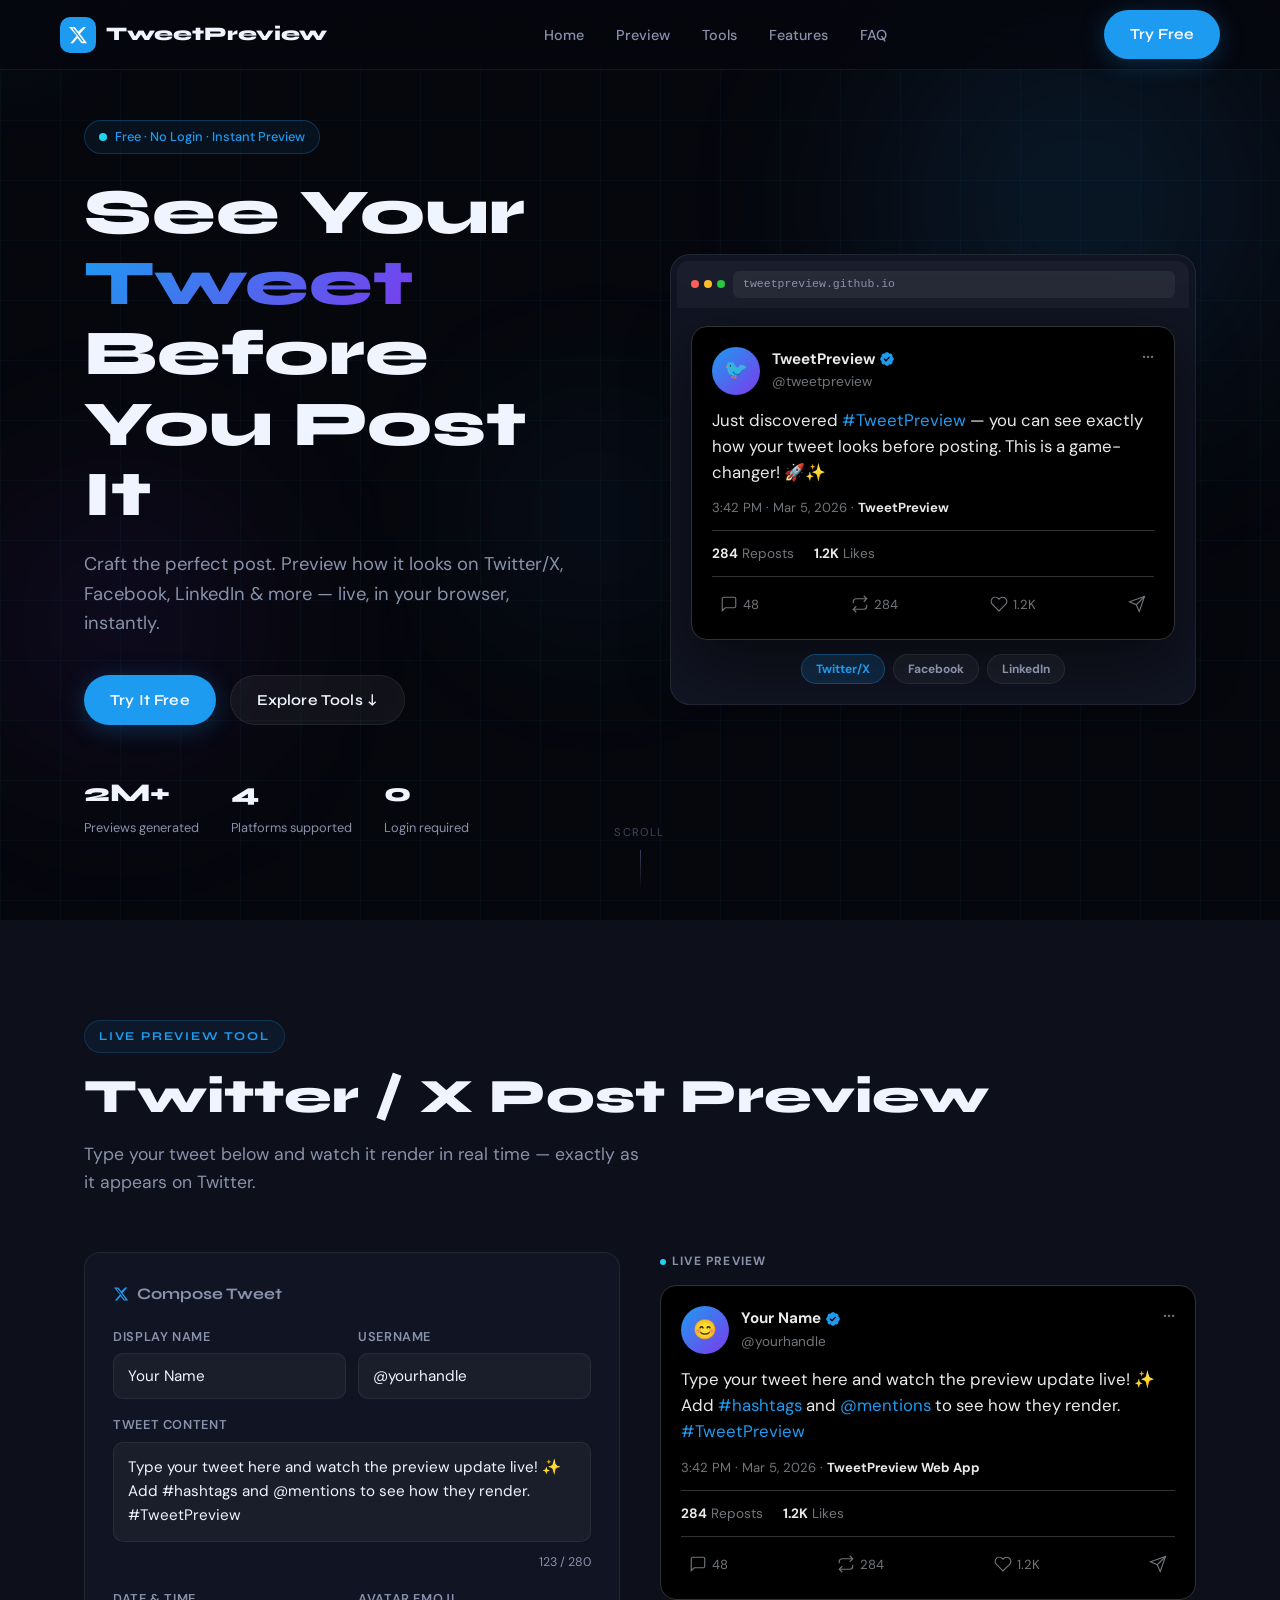
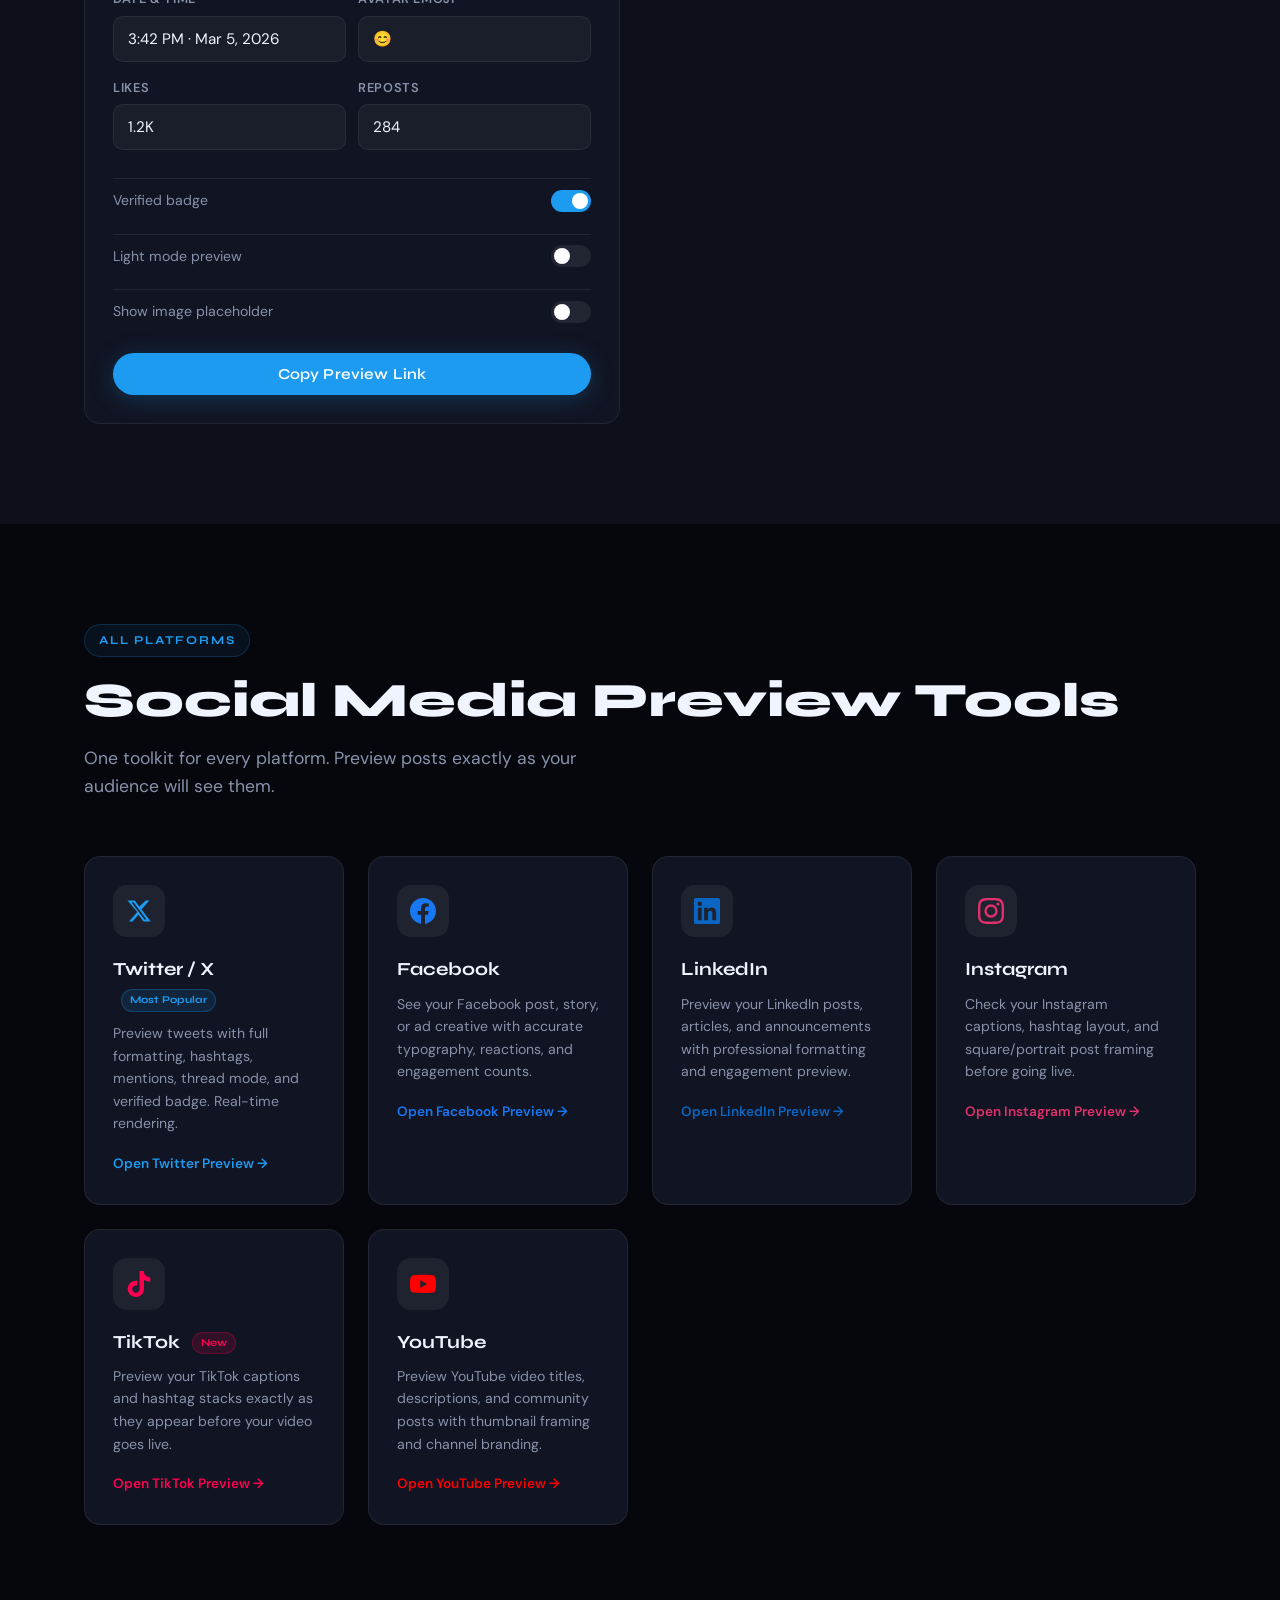
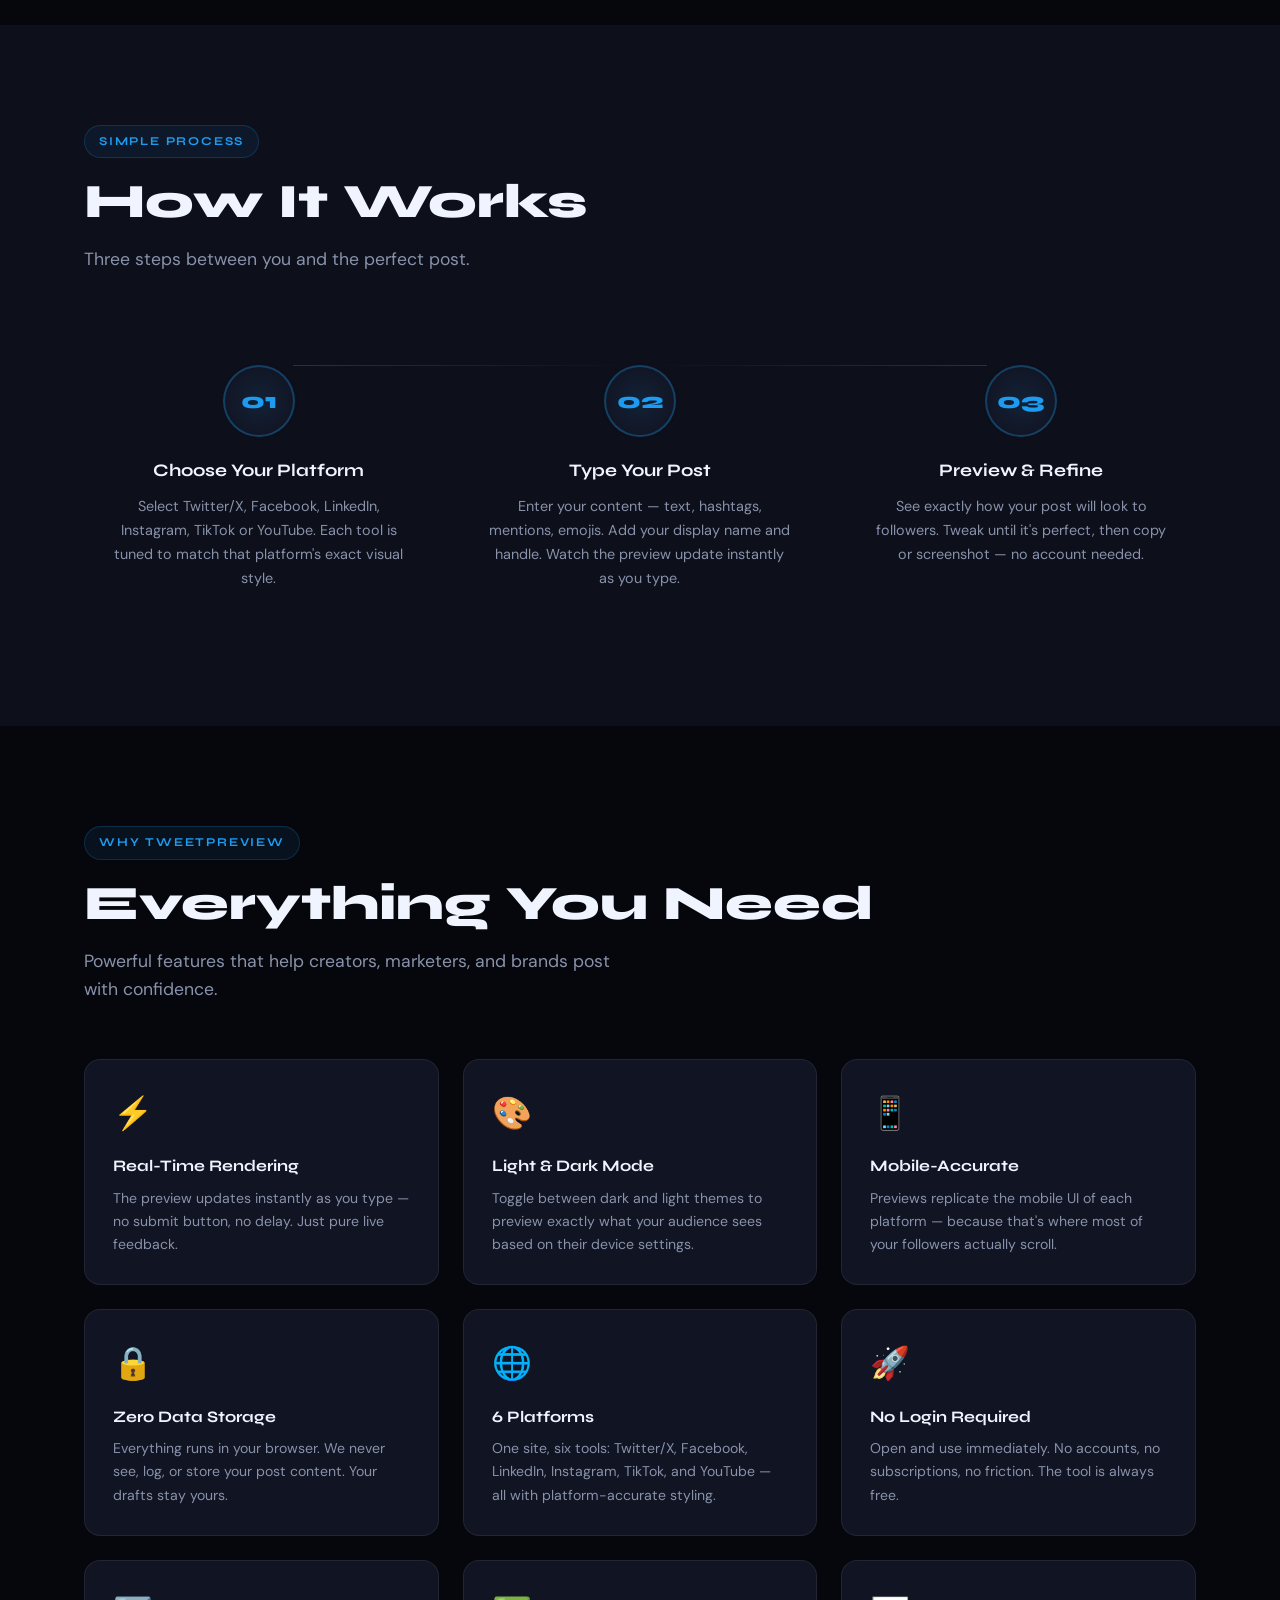
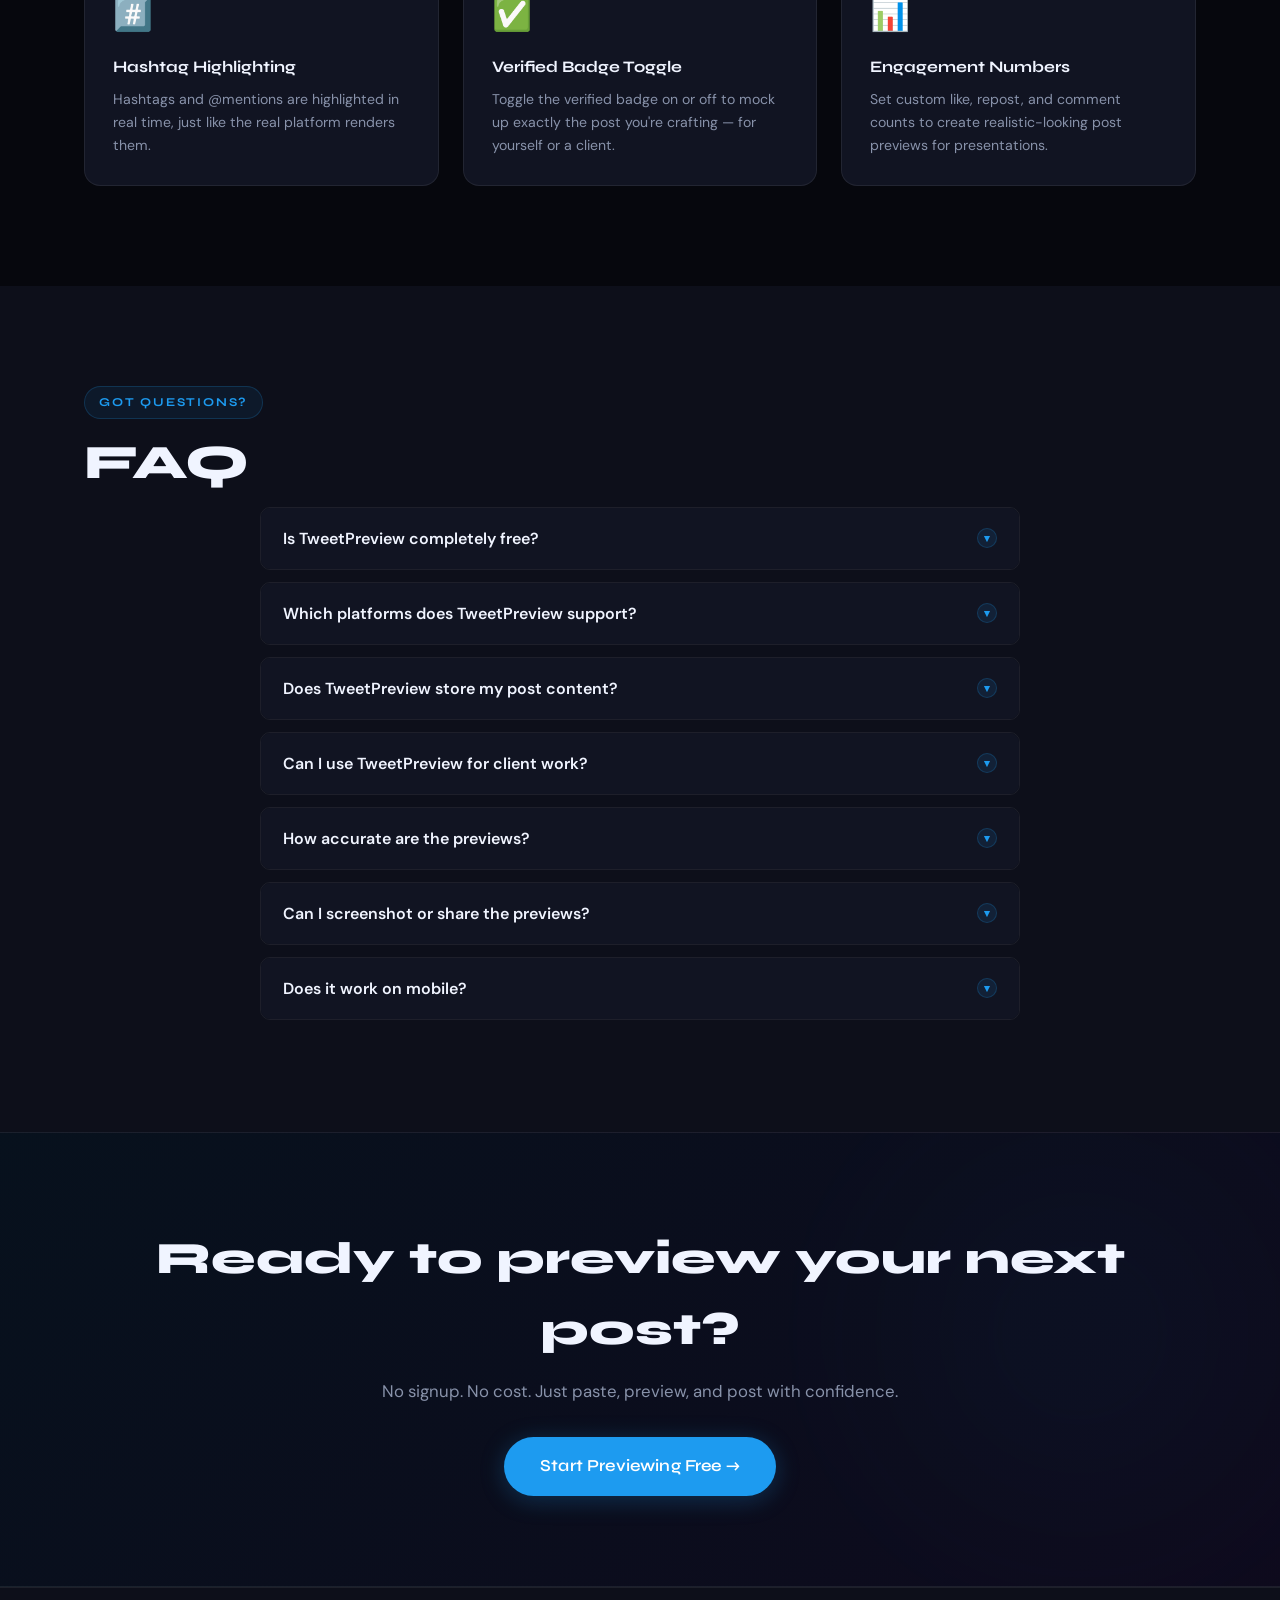
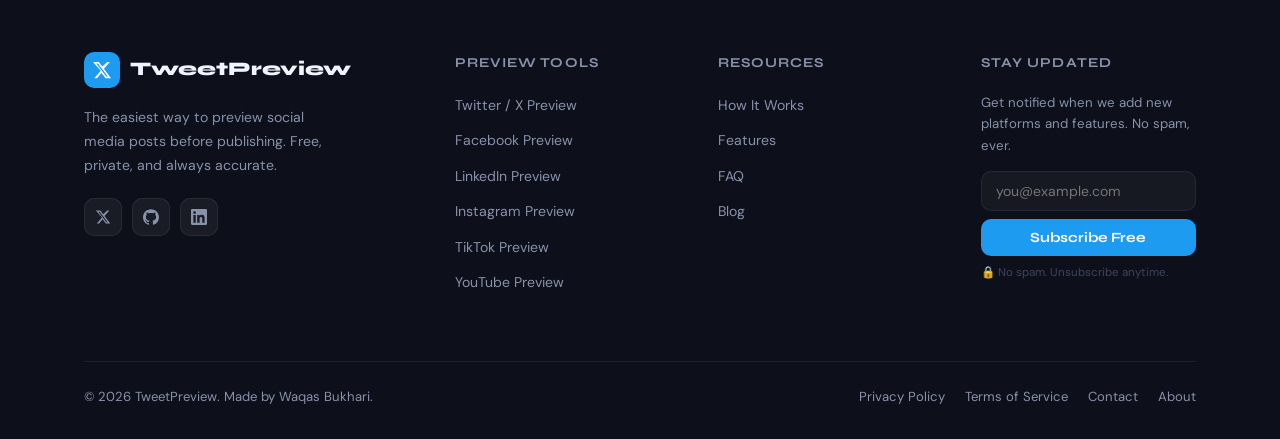
<file: index.html>
<!DOCTYPE html>
<html lang="en">
<head>
  <!-- Google tag (gtag.js) -->
<script async src="https://www.googletagmanager.com/gtag/js?id=G-PMHF801DX1"></script>
<script>
  window.dataLayer = window.dataLayer || [];
  function gtag(){dataLayer.push(arguments);}
  gtag('js', new Date());

  gtag('config', 'G-PMHF801DX1');
</script>
  <meta charset="UTF-8" />
  <meta name="viewport" content="width=device-width, initial-scale=1.0" />
  <title>TweetPreview – Social Media Post Preview Tool | Twitter, Facebook & More</title>

  <!-- Primary SEO Meta -->
  <meta name="description" content="Preview how your Twitter, Facebook, LinkedIn, and Instagram posts look before publishing. Free social media post preview tool with real-time rendering." />
  <meta name="keywords" content="tweet preview, twitter post preview, social media preview, facebook post preview, linkedin preview, instagram preview, social media tool" />
  <meta name="author" content="TweetPreview" />
  <meta name="robots" content="index, follow" />
  <link rel="canonical" href="https://tweetpreview.github.io/" />

  <!-- Open Graph -->
  <meta property="og:type" content="website" />
  <meta property="og:url" content="https://tweetpreview.github.io/" />
  <meta property="og:title" content="TweetPreview – Social Media Post Preview Tool" />
  <meta property="og:description" content="Preview how your Twitter, Facebook, LinkedIn, and Instagram posts look before publishing. 100% free, no login required." />
  <meta property="og:image" content="https://tweetpreview.github.io/assets/og-image.png" />
  <meta property="og:site_name" content="TweetPreview" />

  <!-- Twitter Card -->
  <meta name="twitter:card" content="summary_large_image" />
  <meta name="twitter:site" content="@tweetpreview" />
  <meta name="twitter:title" content="TweetPreview – Social Media Post Preview Tool" />
  <meta name="twitter:description" content="See exactly how your tweets & posts will look before you hit publish. Free tool, no login needed." />
  <meta name="twitter:image" content="https://tweetpreview.github.io/assets/og-image.png" />

  <!-- Favicon -->

  <link rel="icon" type="image/svg+xml" href="data:image/svg+xml,%3Csvg xmlns='http://www.w3.org/2000/svg' viewBox='0 0 100 100'%3E%3Crect width='100' height='100' rx='22' fill='%231d9bf0'/%3E%3Cpath d='M30 35h40v25H50L35 75V60h-5V35z' fill='white'/%3E%3Ccircle cx='75' cy='25' r='15' fill='%237c3aed'/%3E%3C/svg%3E">

  <!-- Schema.org JSON-LD -->
  <script type="application/ld+json">
  {
    "@context": "https://schema.org",
    "@graph": [
      {
        "@type": "WebSite",
        "@id": "https://tweetpreview.github.io/#website",
        "url": "https://tweetpreview.github.io/",
        "name": "TweetPreview",
        "description": "Free social media post preview tool for Twitter, Facebook, LinkedIn, and more.",
        "potentialAction": {
          "@type": "SearchAction",
          "target": "https://tweetpreview.github.io/?q={search_term_string}",
          "query-input": "required name=search_term_string"
        }
      },
      {
        "@type": "WebApplication",
        "@id": "https://tweetpreview.github.io/#app",
        "name": "TweetPreview",
        "url": "https://tweetpreview.github.io/",
        "applicationCategory": "UtilitiesApplication",
        "operatingSystem": "Web Browser",
        "offers": {
          "@type": "Offer",
          "price": "0",
          "priceCurrency": "USD"
        },
        "description": "Preview social media posts in real time before publishing.",
        "featureList": ["Twitter preview", "Facebook preview", "LinkedIn preview", "Instagram preview", "Real-time rendering"]
      },
      {
        "@type": "Organization",
        "@id": "https://tweetpreview.github.io/#org",
        "name": "TweetPreview",
        "url": "https://tweetpreview.github.io/",
        "logo": {
          "@type": "ImageObject",
          "url": "https://tweetpreview.github.io/assets/logo.svg"
        }
      },
      {
        "@type": "FAQPage",
        "mainEntity": [
          {
            "@type": "Question",
            "name": "Is TweetPreview free to use?",
            "acceptedAnswer": {
              "@type": "Answer",
              "text": "Yes, TweetPreview is completely free. No account or login required."
            }
          },
          {
            "@type": "Question",
            "name": "Which platforms does TweetPreview support?",
            "acceptedAnswer": {
              "@type": "Answer",
              "text": "TweetPreview supports Twitter/X, Facebook, LinkedIn, Instagram, and more social platforms."
            }
          },
          {
            "@type": "Question",
            "name": "Does TweetPreview store my data?",
            "acceptedAnswer": {
              "@type": "Answer",
              "text": "No. All previews are generated client-side in your browser. We never store your post content."
            }
          }
        ]
      }
    ]
  }
  </script>

  <!-- Fonts -->
  <link rel="preconnect" href="https://fonts.googleapis.com" />
  <link rel="preconnect" href="https://fonts.gstatic.com" crossorigin />
  <link href="https://fonts.googleapis.com/css2?family=Syne:wght@400;600;700;800&family=DM+Sans:ital,wght@0,300;0,400;0,500;1,300&display=swap" rel="stylesheet" />

  <link rel="stylesheet" href="styles.css" />
</head>
<body>

  <!-- HEADER -->
  <div id="header-root"></div>

  <!-- HERO SECTION -->
  <section class="hero" id="home" aria-label="Hero – Twitter Post Preview">
    <div class="hero__bg">
      <div class="hero__orb hero__orb--1"></div>
      <div class="hero__orb hero__orb--2"></div>
      <div class="hero__orb hero__orb--3"></div>
      <div class="hero__grid"></div>
    </div>
    <div class="container hero__inner">
      <div class="hero__text">
        <div class="hero__badge">
          <span class="pulse-dot"></span>
          Free · No Login · Instant Preview
        </div>
        <h1 class="hero__title">
          See Your <em>Tweet</em><br/>Before You Post It
        </h1>
        <p class="hero__sub">
          Craft the perfect post. Preview how it looks on Twitter/X, Facebook, LinkedIn & more — live, in your browser, instantly.
        </p>
        <div class="hero__cta">
          <a href="#preview-tool" class="btn btn--primary">Try It Free</a>
          <a href="#tools" class="btn btn--ghost">Explore Tools ↓</a>
        </div>
        <div class="hero__stats">
          <div class="stat"><strong>2M+</strong><span>Previews generated</span></div>
          <div class="stat"><strong>4</strong><span>Platforms supported</span></div>
          <div class="stat"><strong>0</strong><span>Login required</span></div>
        </div>
      </div>
      <div class="hero__demo" id="hero-preview-root"></div>
    </div>
    <div class="hero__scroll-hint">
      <span>Scroll</span>
      <div class="scroll-line"></div>
    </div>
  </section>

  <!-- PREVIEW TOOL SECTION -->
  <section class="section section--dark" id="preview-tool" aria-label="Twitter Post Preview Tool">
    <div class="container">
      <div class="section-label">Live Preview Tool</div>
      <h2 class="section-title">Twitter / X Post Preview</h2>
      <p class="section-sub">Type your tweet below and watch it render in real time — exactly as it appears on Twitter.</p>
      <div id="twitter-tool-root"></div>
    </div>
  </section>

  <!-- TOOLS CARDS SECTION -->
  <section class="section" id="tools" aria-label="All Social Media Preview Tools">
    <div class="container">
      <div class="section-label">All Platforms</div>
      <h2 class="section-title">Social Media Preview Tools</h2>
      <p class="section-sub">One toolkit for every platform. Preview posts exactly as your audience will see them.</p>
      <div id="tools-cards-root"></div>
    </div>
  </section>

  <!-- HOW IT WORKS -->
  <section class="section section--dark" id="how" aria-label="How TweetPreview works">
    <div class="container">
      <div class="section-label">Simple Process</div>
      <h2 class="section-title">How It Works</h2>
      <p class="section-sub">Three steps between you and the perfect post.</p>
      <div id="how-it-works-root"></div>
    </div>
  </section>

  <!-- FEATURES SECTION -->
  <section class="section" id="features" aria-label="TweetPreview Features">
    <div class="container">
      <div class="section-label">Why TweetPreview</div>
      <h2 class="section-title">Everything You Need</h2>
      <p class="section-sub">Powerful features that help creators, marketers, and brands post with confidence.</p>
      <div id="features-root"></div>
    </div>
  </section>

  <!-- FAQ SECTION -->
  <section class="section section--dark" id="faq" aria-label="Frequently Asked Questions">
    <div class="container">
      <div class="section-label">Got Questions?</div>
      <h2 class="section-title">FAQ</h2>
      <div id="faq-root"></div>
    </div>
  </section>

  <!-- CTA BANNER -->
  <section class="cta-banner" aria-label="Call to action">
    <div class="cta-banner__bg">
      <div class="hero__orb hero__orb--1" style="opacity:.3"></div>
    </div>
    <div class="container cta-banner__inner">
      <h2>Ready to preview your next post?</h2>
      <p>No signup. No cost. Just paste, preview, and post with confidence.</p>
      <a href="#preview-tool" class="btn btn--primary btn--lg">Start Previewing Free →</a>
    </div>
  </section>

  <!-- FOOTER -->
  <div id="footer-root"></div>

  <!-- JS Components -->
  <script src="components/header.js"></script>
  <script src="components/hero-preview.js"></script>
  <script src="components/twitter-tool.js"></script>
  <script src="components/tools-cards.js"></script>
  <script src="components/how-it-works.js"></script>
  <script src="components/features.js"></script>
  <script src="components/faq.js"></script>
  <script src="components/footer.js"></script>
  <script src="main.js"></script>
</body>
</html>
</file>
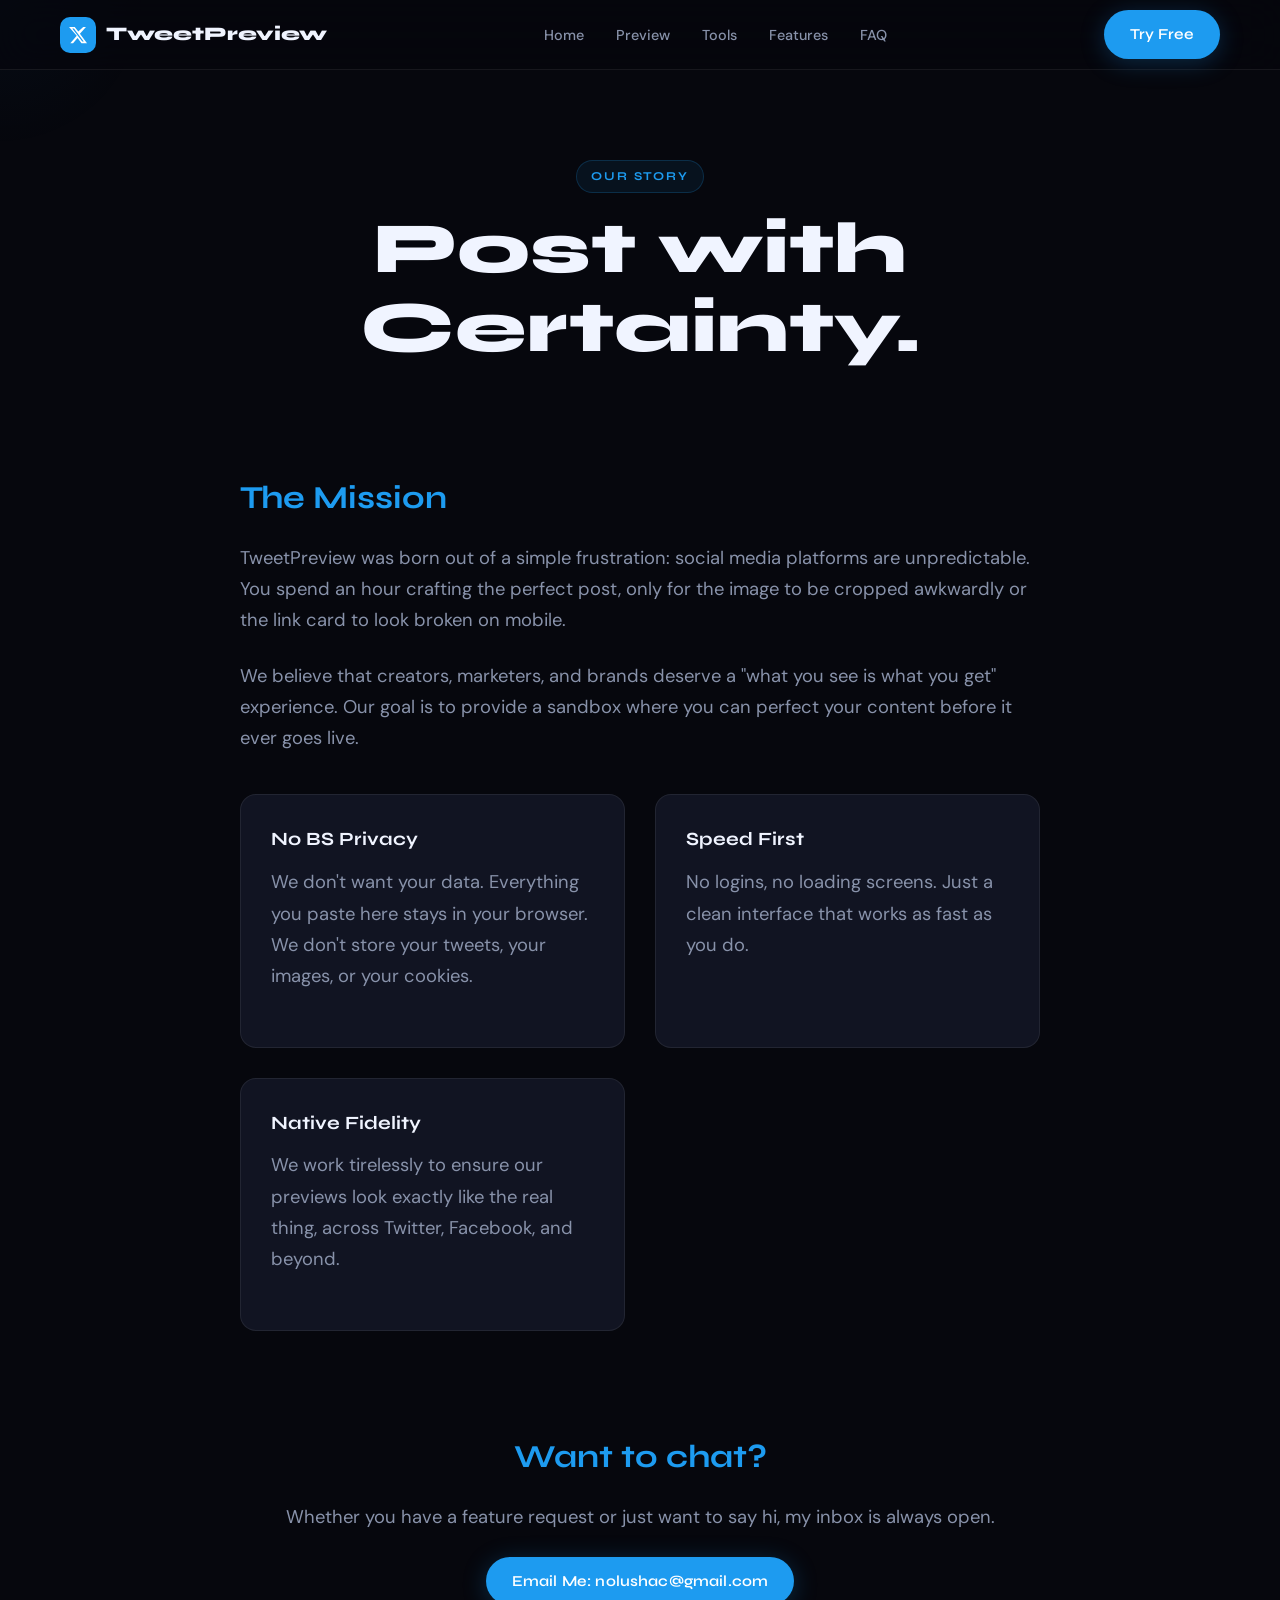
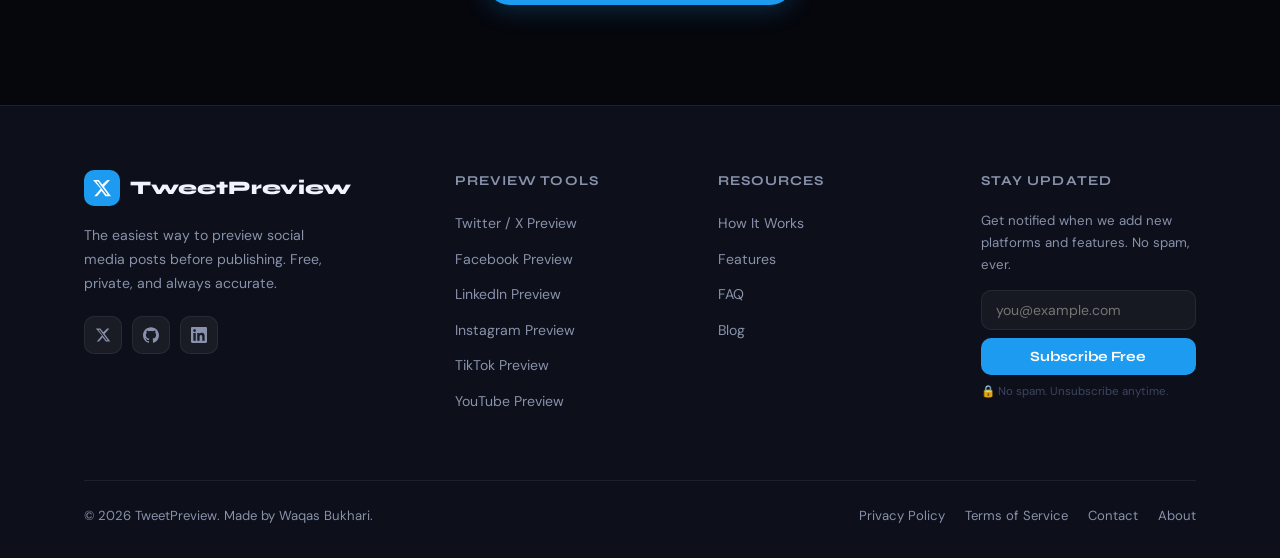
<file: about.html>
<!DOCTYPE html>
<html lang="en">
<head>
  <meta charset="UTF-8" />
  <meta name="viewport" content="width=device-width, initial-scale=1.0" />
  <title>About Us – The Mission Behind TweetPreview</title>

  <meta name="description" content="Learn more about TweetPreview. We build privacy-first, client-side tools to help creators and marketers preview their social media posts perfectly." />
  <meta name="robots" content="index, follow" />
  <link rel="canonical" href="https://tweetpreview.github.io/about" />  

  <link rel="preconnect" href="https://fonts.googleapis.com" />
  <link rel="preconnect" href="https://fonts.gstatic.com" crossorigin />
  <link href="https://fonts.googleapis.com/css2?family=Syne:wght@400;600;700;800&family=DM+Sans:ital,wght@0,300;0,400;0,500;1,300&display=swap" rel="stylesheet" />

  <link rel="stylesheet" href="styles.css" />
  <style>
    .about-hero {
      padding: 160px 0 80px;
      text-align: center;
    }
    .about-hero h1 {
      font-family: var(--font-display);
      font-size: clamp(2.5rem, 6vw, 4.5rem);
      font-weight: 800;
      line-height: 1.1;
      margin-bottom: 24px;
    }
    .about-section {
      max-width: 800px;
      margin: 0 auto 100px;
    }
    .about-section h2 {
      font-family: var(--font-display);
      font-size: 2rem;
      margin-bottom: 20px;
      color: var(--twitter);
    }
    .about-section p {
      font-size: 1.15rem;
      color: var(--text-muted);
      line-height: 1.7;
      margin-bottom: 24px;
    }
    .values-grid {
      display: grid;
      grid-template-columns: repeat(auto-fit, minmax(250px, 1fr));
      gap: 30px;
      margin-top: 40px;
    }
    .value-card {
      background: var(--bg-card);
      padding: 30px;
      border-radius: var(--radius);
      border: 1px solid var(--border);
    }
    .value-card h3 {
      font-family: var(--font-display);
      margin-bottom: 12px;
      color: var(--text);
    }
  </style>
</head>
<body>

  <div id="header-root"></div>

  <main class="container">
    <section class="about-hero">
      <span class="section-label">Our Story</span>
      <h1>Post with <span class="text-gradient">Certainty</span>.</h1>
    </section>

    <article class="about-section">
      <h2>The Mission</h2>
      <p>TweetPreview was born out of a simple frustration: social media platforms are unpredictable. You spend an hour crafting the perfect post, only for the image to be cropped awkwardly or the link card to look broken on mobile.</p>
      <p>We believe that creators, marketers, and brands deserve a "what you see is what you get" experience. Our goal is to provide a sandbox where you can perfect your content before it ever goes live.</p>

      <div class="values-grid">
        <div class="value-card">
          <h3>No BS Privacy</h3>
          <p>We don't want your data. Everything you paste here stays in your browser. We don't store your tweets, your images, or your cookies.</p>
        </div>
        <div class="value-card">
          <h3>Speed First</h3>
          <p>No logins, no loading screens. Just a clean interface that works as fast as you do.</p>
        </div>
        <div class="value-card">
          <h3>Native Fidelity</h3>
          <p>We work tirelessly to ensure our previews look exactly like the real thing, across Twitter, Facebook, and beyond.</p>
        </div>
      </div>
    </article>

    <article class="about-section" style="text-align: center;">
      <h2>Want to chat?</h2>
      <p>Whether you have a feature request or just want to say hi, my inbox is always open.</p>
      <a href="mailto:nolushac@gmail.com" class="btn btn--primary">Email Me: nolushac@gmail.com</a>
    </article>
  </main>

  <div id="footer-root"></div>

  <script src="components/header.js"></script>
  <script src="components/footer.js"></script>
  <script src="main.js"></script>
</body>
</html>
</file>
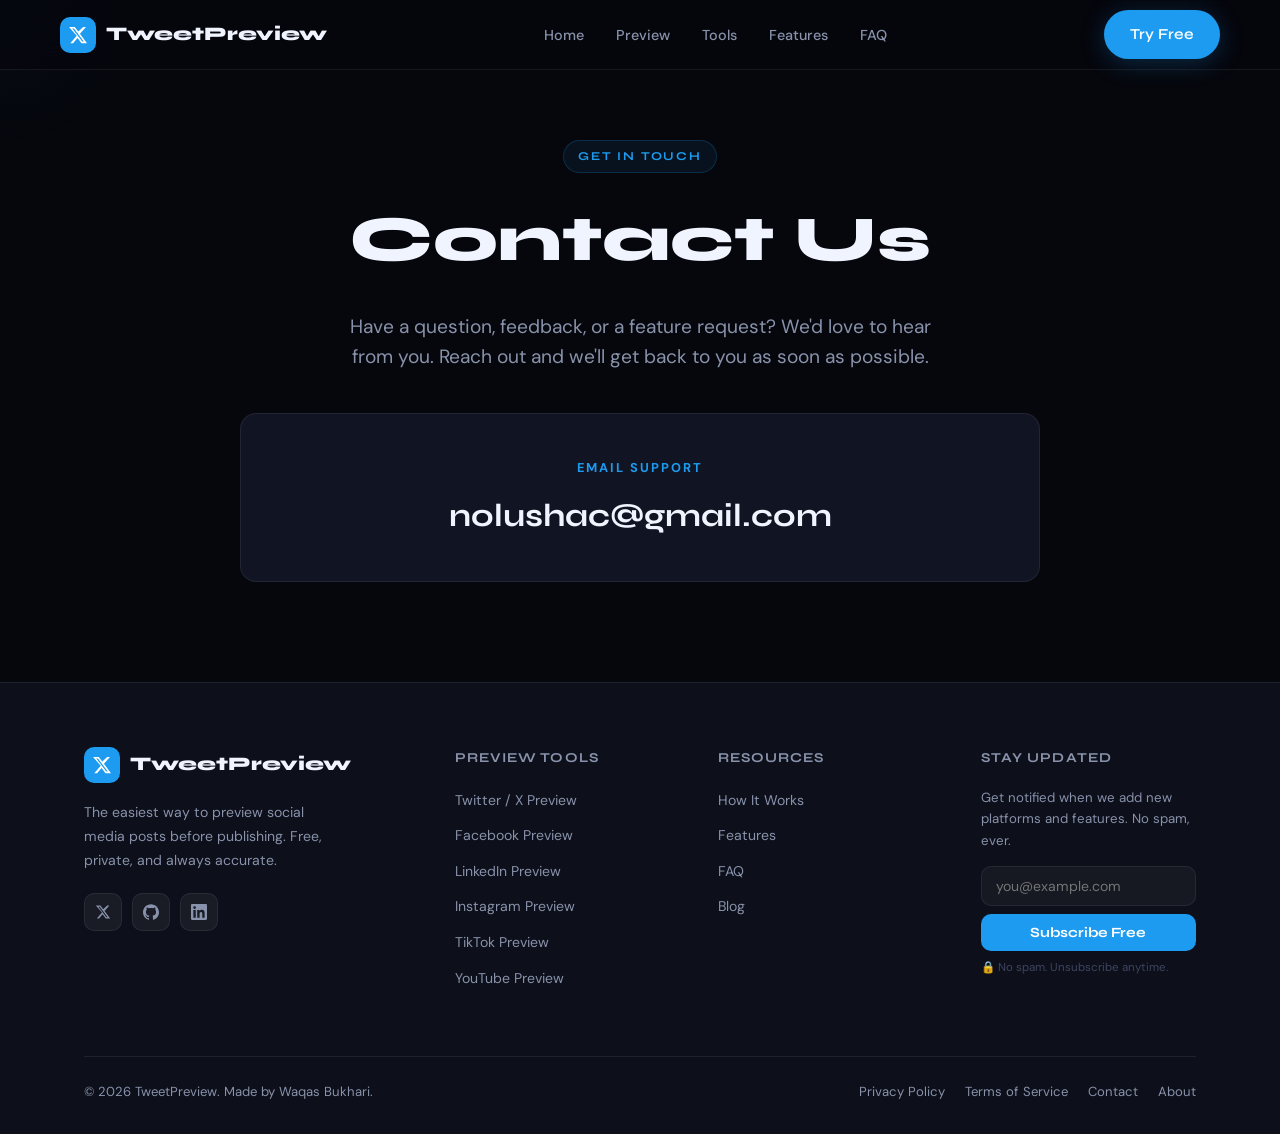
<file: contact.html>
<!DOCTYPE html>
<html lang="en">
<head>
  <meta charset="UTF-8" />
  <meta name="viewport" content="width=device-width, initial-scale=1.0" />
  <title>Contact Us – TweetPreview</title>

  <meta name="description" content="Have questions or feedback? Get in touch with the TweetPreview team. We are here to help you with your social media previewing needs." />
  <meta name="robots" content="index, follow" />
  <link rel="canonical" href="https://tweetpreview.github.io/contact" />  

  <link rel="preconnect" href="https://fonts.googleapis.com" />
  <link rel="preconnect" href="https://fonts.gstatic.com" crossorigin />
  <link href="https://fonts.googleapis.com/css2?family=Syne:wght@400;600;700;800&family=DM+Sans:ital,wght@0,300;0,400;0,500;1,300&display=swap" rel="stylesheet" />

  <link rel="stylesheet" href="styles.css" />
  <style>
    .contact-content {
      max-width: 800px;
      margin: 140px auto 100px;
      text-align: center;
    }
    .contact-content h1 {
      font-family: var(--font-display);
      font-size: clamp(2.5rem, 5vw, 4rem);
      margin-bottom: 20px;
      font-weight: 800;
    }
    .contact-content p {
      color: var(--text-muted);
      font-size: 1.2rem;
      max-width: 600px;
      margin: 0 auto 40px;
      line-height: 1.6;
    }
    .contact-card {
      background: var(--bg-card);
      border: 1px solid var(--border);
      padding: 40px;
      border-radius: var(--radius);
      transition: border-color var(--transition);
    }
    .contact-card:hover {
      border-color: var(--twitter);
    }
    .email-link {
      font-family: var(--font-display);
      font-size: clamp(1.2rem, 3vw, 2rem);
      color: var(--text);
      text-decoration: none;
      font-weight: 700;
      display: block;
      margin-top: 10px;
      transition: color var(--transition);
    }
    .email-link:hover {
      color: var(--twitter);
    }
    .contact-label {
      color: var(--twitter);
      text-transform: uppercase;
      letter-spacing: 2px;
      font-weight: 700;
      font-size: 0.8rem;
    }
  </style>
</head>
<body>

  <div id="header-root"></div>

  <main class="container">
    <div class="contact-content">
      <span class="section-label">Get in Touch</span>
      <h1>Contact Us</h1>
      <p>Have a question, feedback, or a feature request? We'd love to hear from you. Reach out and we'll get back to you as soon as possible.</p>

      <div class="contact-card">
        <span class="contact-label">Email Support</span>
        <a href="mailto:nolushac@gmail.com" class="email-link">nolushac@gmail.com</a>
      </div>
    </div>
  </main>

  <div id="footer-root"></div>

  <script src="components/header.js"></script>
  <script src="components/footer.js"></script>
  <script src="main.js"></script>
</body>
</html>
</file>
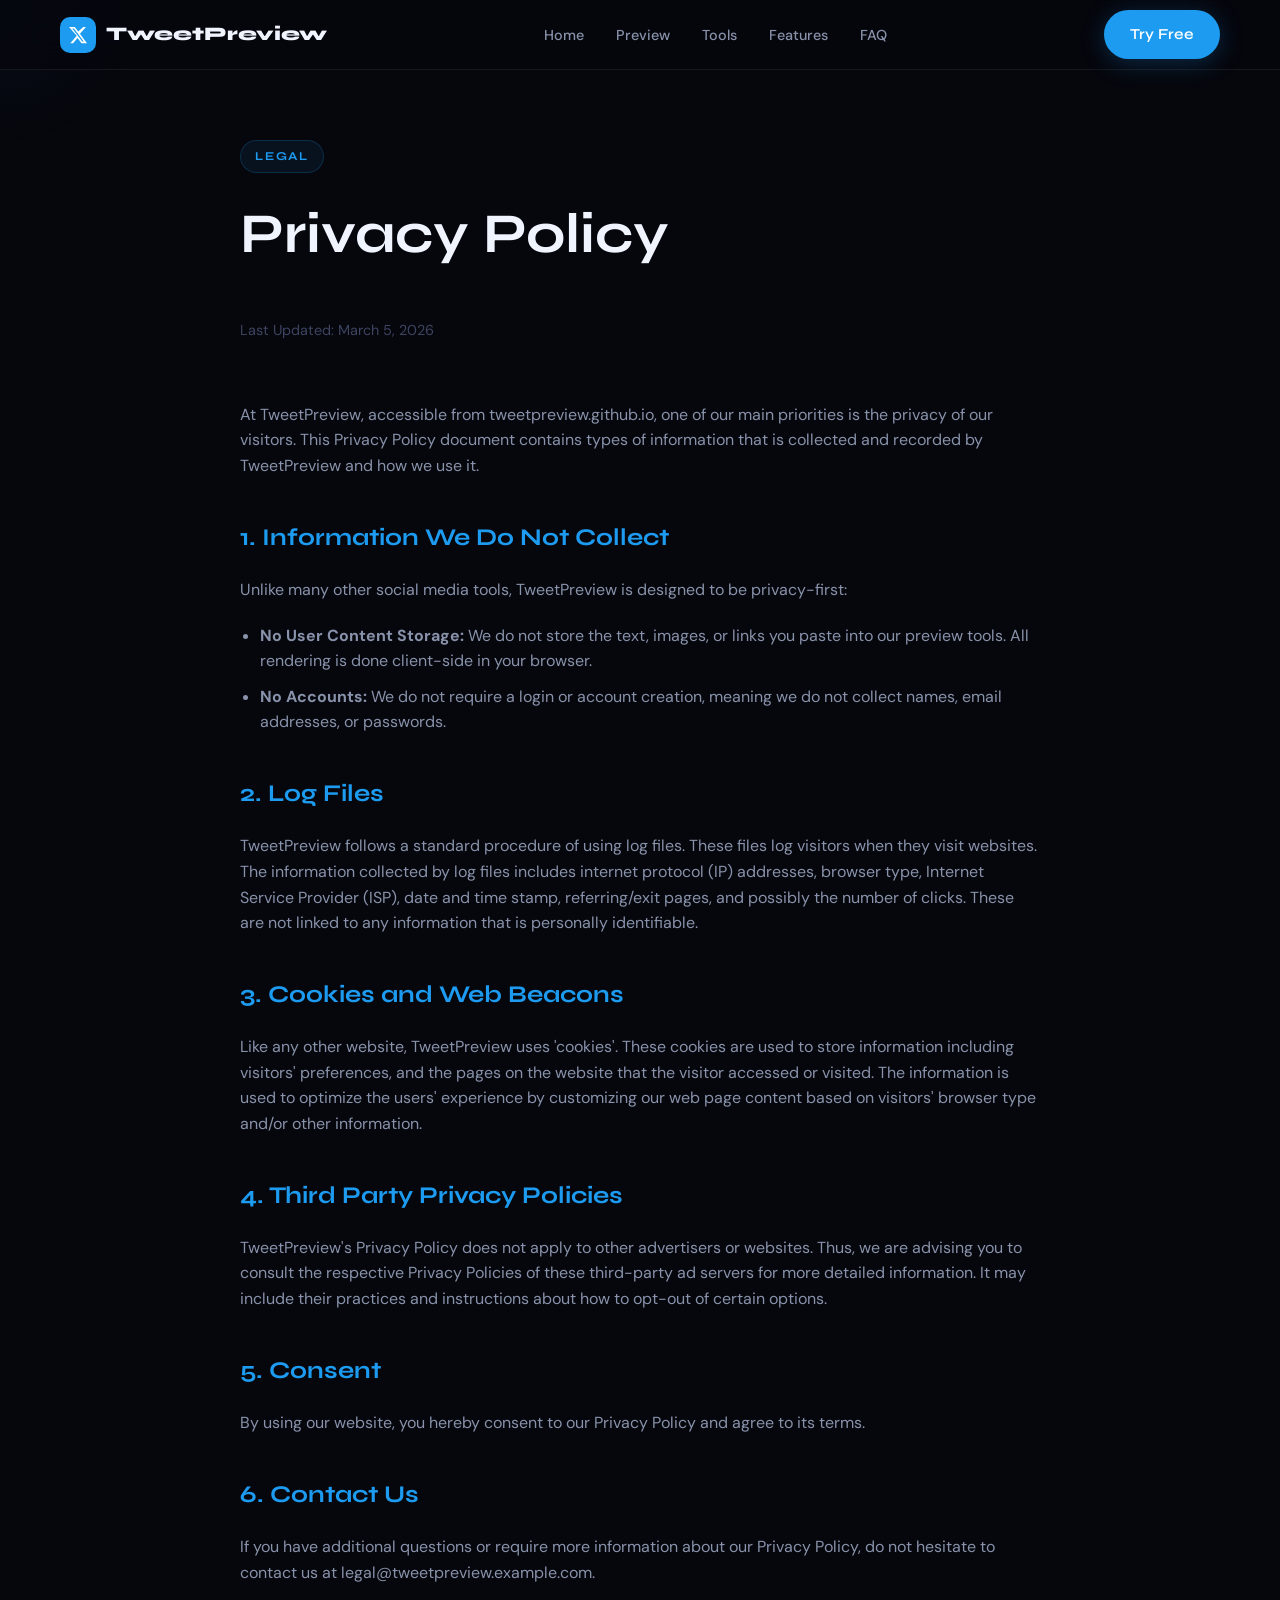
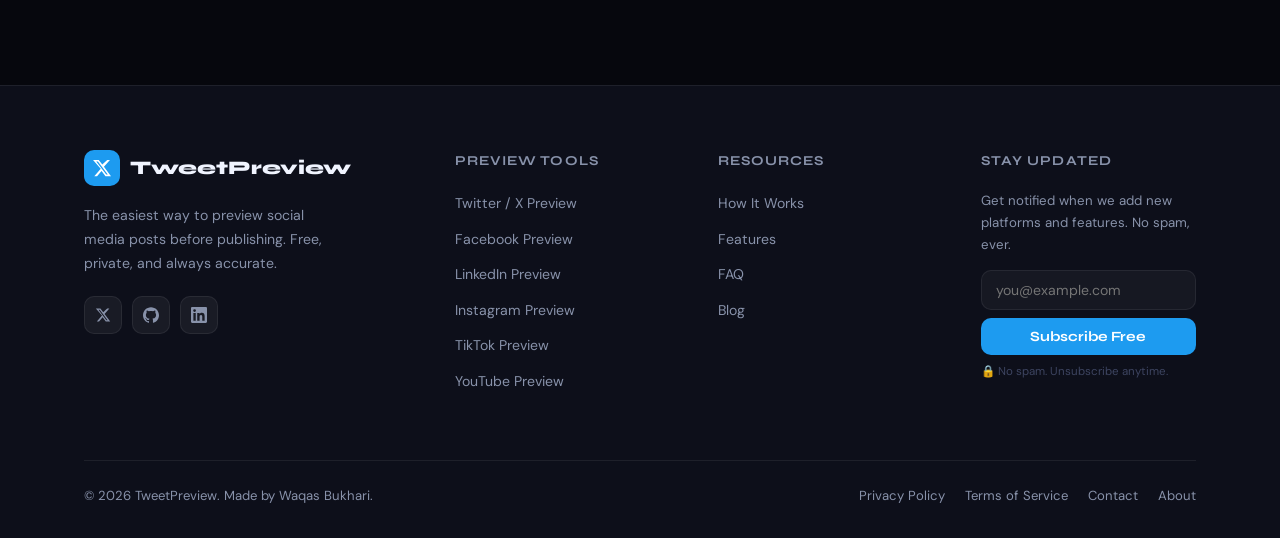
<file: privacy.html>
<!DOCTYPE html>
<html lang="en">
<head>
  <meta charset="UTF-8" />
  <meta name="viewport" content="width=device-width, initial-scale=1.0" />
  <title>Privacy Policy – TweetPreview</title>
  <meta name="description" content="Read the TweetPreview privacy policy. We value your privacy and do not store your social media post data." />
  <meta name="robots" content="index, follow" />
  <link rel="canonical" href="https://tweetpreview.github.io/privacy" />  

  <link rel="preconnect" href="https://fonts.googleapis.com" />
  <link rel="preconnect" href="https://fonts.gstatic.com" crossorigin />
  <link href="https://fonts.googleapis.com/css2?family=Syne:wght@400;600;700;800&family=DM+Sans:ital,wght@0,300;0,400;0,500;1,300&display=swap" rel="stylesheet" />

  <link rel="stylesheet" href="styles.css" />
  <style>
    .policy-content {
      max-width: 800px;
      margin: 140px auto 100px;
    }
    .policy-content h1 {
      font-family: var(--font-display);
      font-size: clamp(2.5rem, 5vw, 3.5rem);
      margin-bottom: 40px;
    }
    .policy-content h2 {
      font-family: var(--font-display);
      font-size: 1.5rem;
      margin: 40px 0 20px;
      color: var(--twitter);
    }
    .policy-content p {
      margin-bottom: 20px;
      color: var(--text-muted);
    }
    .policy-content ul {
      margin-bottom: 20px;
      padding-left: 20px;
      color: var(--text-muted);
    }
    .policy-content li {
      margin-bottom: 10px;
    }
    .last-updated {
      font-size: 0.9rem;
      color: var(--text-faint);
      margin-bottom: 60px;
      display: block;
    }
  </style>
</head>
<body>

  <div id="header-root"></div>

  <main class="container">
    <article class="policy-content">
      <span class="section-label">Legal</span>
      <h1>Privacy Policy</h1>
      <span class="last-updated">Last Updated: March 5, 2026</span>

      <p>At TweetPreview, accessible from tweetpreview.github.io, one of our main priorities is the privacy of our visitors. This Privacy Policy document contains types of information that is collected and recorded by TweetPreview and how we use it.</p>

      <h2>1. Information We Do Not Collect</h2>
      <p>Unlike many other social media tools, TweetPreview is designed to be privacy-first:</p>
      <ul>
        <li><strong>No User Content Storage:</strong> We do not store the text, images, or links you paste into our preview tools. All rendering is done client-side in your browser.</li>
        <li><strong>No Accounts:</strong> We do not require a login or account creation, meaning we do not collect names, email addresses, or passwords.</li>
      </ul>

      <h2>2. Log Files</h2>
      <p>TweetPreview follows a standard procedure of using log files. These files log visitors when they visit websites. The information collected by log files includes internet protocol (IP) addresses, browser type, Internet Service Provider (ISP), date and time stamp, referring/exit pages, and possibly the number of clicks. These are not linked to any information that is personally identifiable.</p>

      <h2>3. Cookies and Web Beacons</h2>
      <p>Like any other website, TweetPreview uses 'cookies'. These cookies are used to store information including visitors' preferences, and the pages on the website that the visitor accessed or visited. The information is used to optimize the users' experience by customizing our web page content based on visitors' browser type and/or other information.</p>

      <h2>4. Third Party Privacy Policies</h2>
      <p>TweetPreview's Privacy Policy does not apply to other advertisers or websites. Thus, we are advising you to consult the respective Privacy Policies of these third-party ad servers for more detailed information. It may include their practices and instructions about how to opt-out of certain options.</p>

      <h2>5. Consent</h2>
      <p>By using our website, you hereby consent to our Privacy Policy and agree to its terms.</p>

      <h2>6. Contact Us</h2>
      <p>If you have additional questions or require more information about our Privacy Policy, do not hesitate to contact us at legal@tweetpreview.example.com.</p>
    </article>
  </main>

  <div id="footer-root"></div>

  <script src="components/header.js"></script>
  <script src="components/footer.js"></script>
  <script src="main.js"></script>
</body>
</html>
</file>
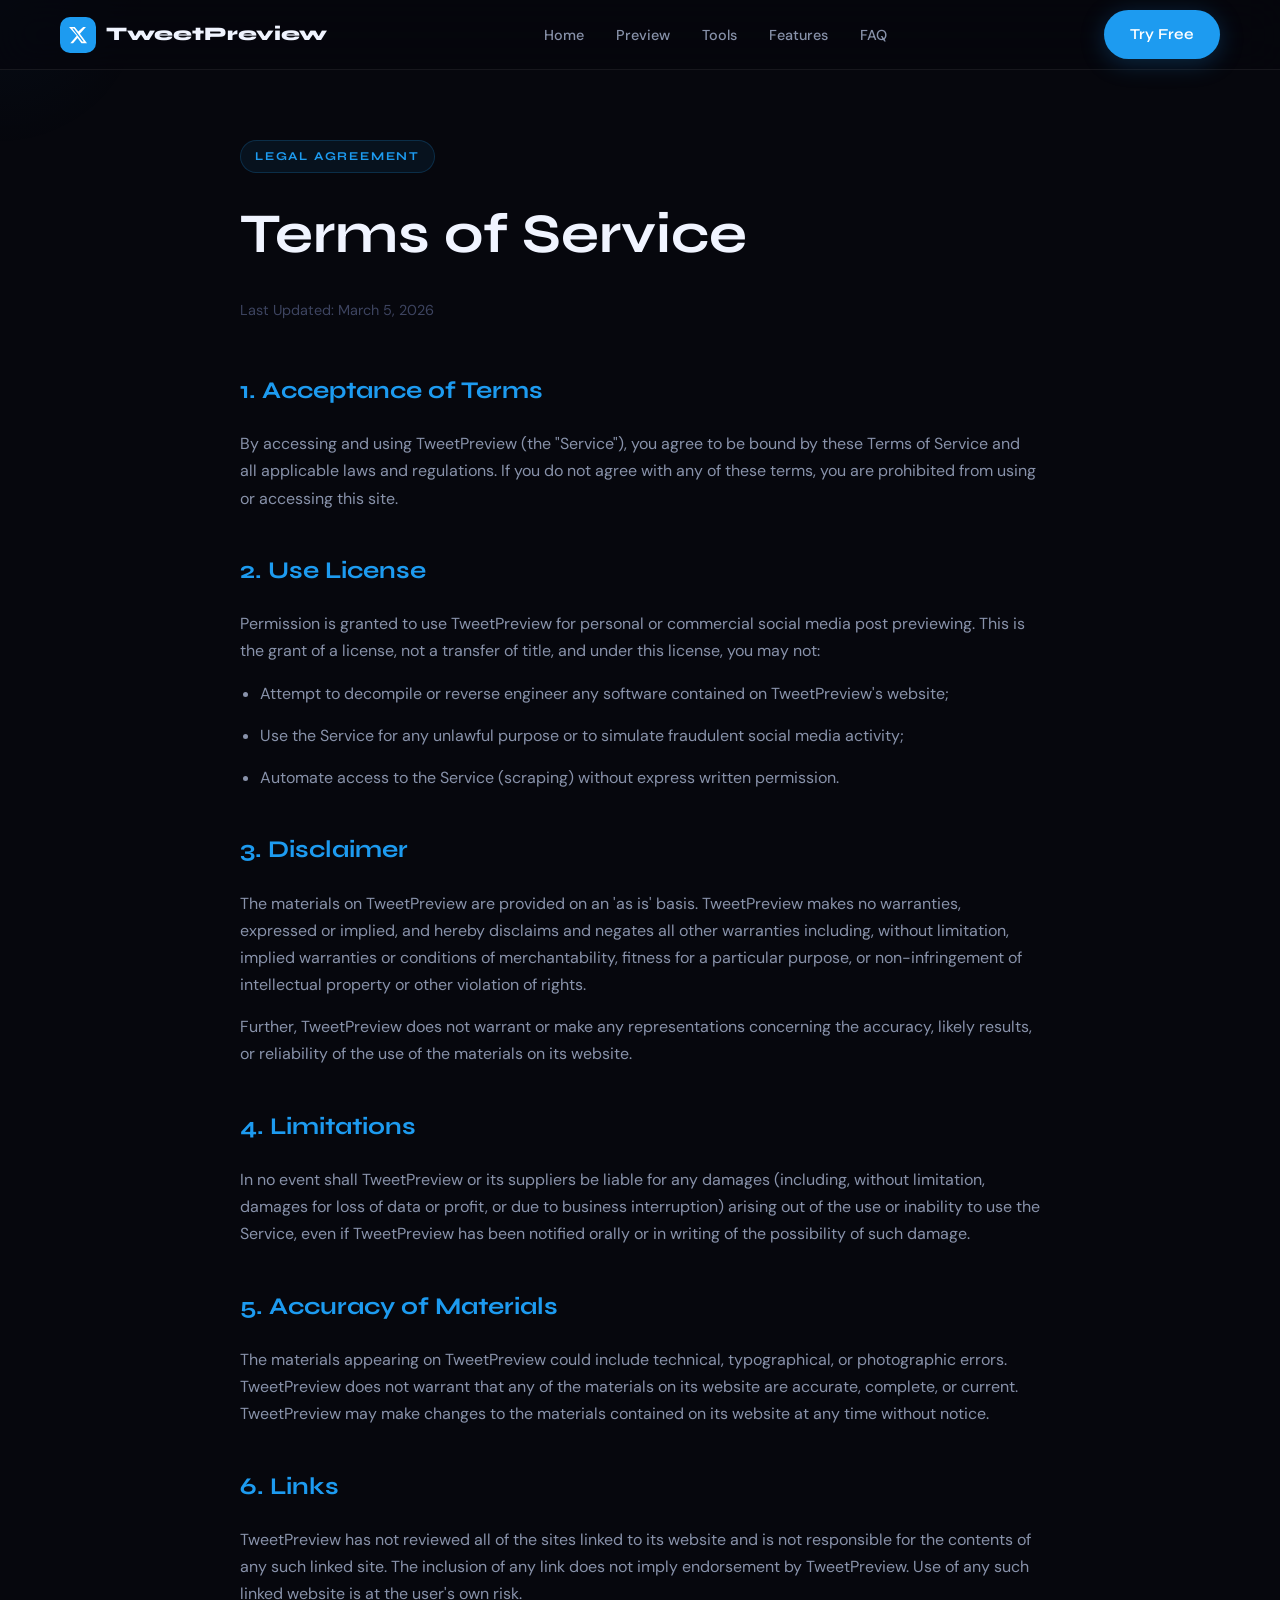
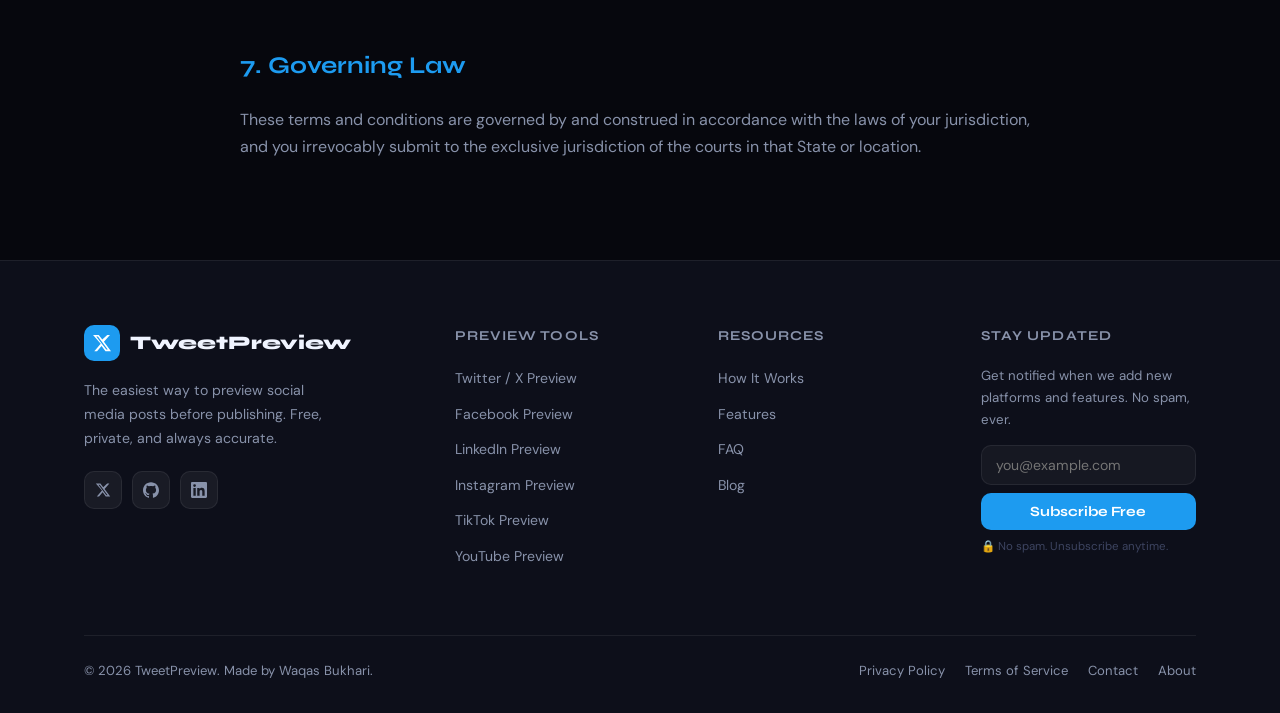
<file: terms.html>
<!DOCTYPE html>
<html lang="en">
<head>
  <meta charset="UTF-8" />
  <meta name="viewport" content="width=device-width, initial-scale=1.0" />
  <title>Terms of Service – TweetPreview</title>

  <meta name="description" content="Read the Terms of Service for TweetPreview. Understand your rights and responsibilities when using our free social media preview tool." />
  <meta name="robots" content="index, follow" />
  <link rel="canonical" href="https://tweetpreview.github.io/terms" />  

  <link rel="preconnect" href="https://fonts.googleapis.com" />
  <link rel="preconnect" href="https://fonts.gstatic.com" crossorigin />
  <link href="https://fonts.googleapis.com/css2?family=Syne:wght@400;600;700;800&family=DM+Sans:ital,wght@0,300;0,400;0,500;1,300&display=swap" rel="stylesheet" />

  <link rel="stylesheet" href="styles.css" />
  <style>
    .terms-content {
      max-width: 800px;
      margin: 140px auto 100px;
    }
    .terms-content h1 {
      font-family: var(--font-display);
      font-size: clamp(2.5rem, 5vw, 3.5rem);
      margin-bottom: 20px;
    }
    .terms-content h2 {
      font-family: var(--font-display);
      font-size: 1.5rem;
      margin: 40px 0 20px;
      color: var(--twitter);
    }
    .terms-content p, .terms-content li {
      color: var(--text-muted);
      margin-bottom: 15px;
      line-height: 1.7;
    }
    .terms-content ul {
      padding-left: 20px;
      margin-bottom: 20px;
    }
    .last-updated {
      display: block;
      font-size: 0.9rem;
      color: var(--text-faint);
      margin-bottom: 50px;
    }
  </style>
</head>
<body>

  <div id="header-root"></div>

  <main class="container">
    <article class="terms-content">
      <span class="section-label">Legal Agreement</span>
      <h1>Terms of Service</h1>
      <span class="last-updated">Last Updated: March 5, 2026</span>

      <section>
        <h2>1. Acceptance of Terms</h2>
        <p>By accessing and using TweetPreview (the "Service"), you agree to be bound by these Terms of Service and all applicable laws and regulations. If you do not agree with any of these terms, you are prohibited from using or accessing this site.</p>
      </section>

      <section>
        <h2>2. Use License</h2>
        <p>Permission is granted to use TweetPreview for personal or commercial social media post previewing. This is the grant of a license, not a transfer of title, and under this license, you may not:</p>
        <ul>
          <li>Attempt to decompile or reverse engineer any software contained on TweetPreview's website;</li>
          <li>Use the Service for any unlawful purpose or to simulate fraudulent social media activity;</li>
          <li>Automate access to the Service (scraping) without express written permission.</li>
        </ul>
      </section>

      <section>
        <h2>3. Disclaimer</h2>
        <p>The materials on TweetPreview are provided on an 'as is' basis. TweetPreview makes no warranties, expressed or implied, and hereby disclaims and negates all other warranties including, without limitation, implied warranties or conditions of merchantability, fitness for a particular purpose, or non-infringement of intellectual property or other violation of rights.</p>
        <p>Further, TweetPreview does not warrant or make any representations concerning the accuracy, likely results, or reliability of the use of the materials on its website.</p>
      </section>

      <section>
        <h2>4. Limitations</h2>
        <p>In no event shall TweetPreview or its suppliers be liable for any damages (including, without limitation, damages for loss of data or profit, or due to business interruption) arising out of the use or inability to use the Service, even if TweetPreview has been notified orally or in writing of the possibility of such damage.</p>
      </section>

      <section>
        <h2>5. Accuracy of Materials</h2>
        <p>The materials appearing on TweetPreview could include technical, typographical, or photographic errors. TweetPreview does not warrant that any of the materials on its website are accurate, complete, or current. TweetPreview may make changes to the materials contained on its website at any time without notice.</p>
      </section>

      <section>
        <h2>6. Links</h2>
        <p>TweetPreview has not reviewed all of the sites linked to its website and is not responsible for the contents of any such linked site. The inclusion of any link does not imply endorsement by TweetPreview. Use of any such linked website is at the user's own risk.</p>
      </section>

      <section>
        <h2>7. Governing Law</h2>
        <p>These terms and conditions are governed by and construed in accordance with the laws of your jurisdiction, and you irrevocably submit to the exclusive jurisdiction of the courts in that State or location.</p>
      </section>
    </article>
  </main>

  <div id="footer-root"></div>

  <script src="components/header.js"></script>
  <script src="components/footer.js"></script>
  <script src="main.js"></script>
</body>
</html>
</file>
<file: styles.css>
/* =========================================
   TWEETPREVIEW — GLOBAL STYLES
   ========================================= */

:root {
  --bg: #06070d;
  --bg-2: #0d0f1a;
  --bg-card: #111422;
  --bg-card-hover: #161a2e;
  --border: rgba(255,255,255,0.07);
  --border-accent: rgba(29,161,242,0.3);

  --twitter: #1d9bf0;
  --twitter-glow: rgba(29,155,240,0.25);
  --facebook: #1877f2;
  --linkedin: #0a66c2;
  --instagram: #e1306c;
  --tiktok: #ff0050;

  --accent: #1d9bf0;
  --accent-2: #7c3aed;
  --gold: #f59e0b;

  --text: #f0f4ff;
  --text-muted: #8892aa;
  --text-faint: #3d4460;

  --font-display: 'Syne', sans-serif;
  --font-body: 'DM Sans', sans-serif;

  --radius: 16px;
  --radius-sm: 10px;
  --radius-pill: 999px;
  --shadow-glow: 0 0 40px rgba(29,155,240,0.15);
  --transition: 0.25s cubic-bezier(0.4,0,0.2,1);
}

*, *::before, *::after { box-sizing: border-box; margin: 0; padding: 0; }

html { scroll-behavior: smooth; }

body {
  font-family: var(--font-body);
  background: var(--bg);
  color: var(--text);
  line-height: 1.6;
  overflow-x: hidden;
}

img { display: block; max-width: 100%; }
a { text-decoration: none; color: inherit; }
button { cursor: pointer; font-family: inherit; border: none; outline: none; }

/* ---- CONTAINER ---- */
.container {
  width: min(1160px, 100%);
  margin: 0 auto;
  padding: 0 24px;
}

/* ---- BUTTONS ---- */
.btn {
  display: inline-flex;
  align-items: center;
  gap: 8px;
  padding: 12px 26px;
  border-radius: var(--radius-pill);
  font-family: var(--font-display);
  font-weight: 600;
  font-size: 0.95rem;
  letter-spacing: 0.01em;
  transition: all var(--transition);
}
.btn--primary {
  background: var(--twitter);
  color: #fff;
  box-shadow: 0 4px 24px var(--twitter-glow);
}
.btn--primary:hover {
  background: #1a8cd8;
  transform: translateY(-2px);
  box-shadow: 0 8px 32px var(--twitter-glow);
}
.btn--ghost {
  background: rgba(255,255,255,0.05);
  color: var(--text);
  border: 1px solid var(--border);
}
.btn--ghost:hover {
  background: rgba(255,255,255,0.1);
  border-color: rgba(255,255,255,0.15);
  transform: translateY(-2px);
}
.btn--lg { padding: 16px 36px; font-size: 1.05rem; }

/* ---- SECTIONS ---- */
.section {
  padding: 100px 0;
}
.section--dark {
  background: var(--bg-2);
}
.section-label {
  display: inline-block;
  font-family: var(--font-display);
  font-size: 0.75rem;
  font-weight: 700;
  letter-spacing: 0.15em;
  text-transform: uppercase;
  color: var(--twitter);
  margin-bottom: 16px;
  padding: 6px 14px;
  background: rgba(29,155,240,0.08);
  border: 1px solid rgba(29,155,240,0.2);
  border-radius: var(--radius-pill);
}
.section-title {
  font-family: var(--font-display);
  font-size: clamp(2rem, 4vw, 3rem);
  font-weight: 800;
  line-height: 1.15;
  margin-bottom: 16px;
}
.section-sub {
  font-size: 1.1rem;
  color: var(--text-muted);
  max-width: 560px;
  margin-bottom: 56px;
}

/* ==========================================
   HEADER
   ========================================== */
.site-header {
  position: fixed;
  top: 0; left: 0; right: 0;
  z-index: 100;
  padding: 0 24px;
  height: 70px;
  display: flex;
  align-items: center;
  background: rgba(6,7,13,0.7);
  backdrop-filter: blur(20px);
  border-bottom: 1px solid var(--border);
  transition: background var(--transition);
}
.site-header.scrolled {
  background: rgba(6,7,13,0.95);
}
.header__inner {
  width: min(1160px, 100%);
  margin: 0 auto;
  display: flex;
  align-items: center;
  justify-content: space-between;
}
.header__logo {
  display: flex;
  align-items: center;
  gap: 10px;
  font-family: var(--font-display);
  font-weight: 800;
  font-size: 1.2rem;
  color: var(--text);
}
.logo-icon {
  width: 36px; height: 36px;
  background: var(--twitter);
  border-radius: 10px;
  display: grid;
  place-items: center;
}
.logo-icon svg { width: 20px; height: 20px; fill: #fff; }

.header__nav {
  display: flex;
  align-items: center;
  gap: 32px;
  list-style: none;
}
.header__nav a {
  font-size: 0.9rem;
  font-weight: 500;
  color: var(--text-muted);
  transition: color var(--transition);
}
.header__nav a:hover { color: var(--text); }

.header__actions { display: flex; gap: 12px; align-items: center; }
.header__hamburger {
  display: none;
  flex-direction: column;
  gap: 5px;
  padding: 8px;
  background: transparent;
}
.header__hamburger span {
  display: block;
  width: 22px; height: 2px;
  background: var(--text);
  border-radius: 2px;
  transition: all var(--transition);
}

/* ==========================================
   HERO
   ========================================== */
.hero {
  position: relative;
  min-height: 100vh;
  display: flex;
  flex-direction: column;
  justify-content: center;
  padding: 120px 0 80px;
  overflow: hidden;
}
.hero__bg { position: absolute; inset: 0; pointer-events: none; }
.hero__grid {
  position: absolute; inset: 0;
  background-image:
    linear-gradient(rgba(29,155,240,0.04) 1px, transparent 1px),
    linear-gradient(90deg, rgba(29,155,240,0.04) 1px, transparent 1px);
  background-size: 60px 60px;
}
.hero__orb {
  position: absolute;
  border-radius: 50%;
  filter: blur(80px);
  animation: orbFloat 8s ease-in-out infinite;
}
.hero__orb--1 {
  width: 600px; height: 600px;
  background: radial-gradient(circle, rgba(29,155,240,0.15), transparent 70%);
  top: -100px; right: -100px;
  animation-delay: 0s;
}
.hero__orb--2 {
  width: 400px; height: 400px;
  background: radial-gradient(circle, rgba(124,58,237,0.12), transparent 70%);
  bottom: 100px; left: -80px;
  animation-delay: 3s;
}
.hero__orb--3 {
  width: 300px; height: 300px;
  background: radial-gradient(circle, rgba(29,155,240,0.1), transparent 70%);
  top: 40%; left: 35%;
  animation-delay: 1.5s;
}
@keyframes orbFloat {
  0%, 100% { transform: translateY(0) scale(1); }
  50% { transform: translateY(-30px) scale(1.05); }
}

.hero__inner {
  position: relative;
  display: grid;
  grid-template-columns: 1fr 1fr;
  gap: 60px;
  align-items: center;
}
.hero__badge {
  display: inline-flex;
  align-items: center;
  gap: 8px;
  font-size: 0.8rem;
  font-weight: 500;
  color: var(--twitter);
  background: rgba(29,155,240,0.08);
  border: 1px solid rgba(29,155,240,0.25);
  padding: 6px 14px;
  border-radius: var(--radius-pill);
  margin-bottom: 24px;
  animation: fadeUp 0.6s ease both;
}
.pulse-dot {
  width: 8px; height: 8px;
  background: #22d3ee;
  border-radius: 50%;
  animation: pulse 2s ease-in-out infinite;
}
@keyframes pulse {
  0%, 100% { box-shadow: 0 0 0 0 rgba(34,211,238,0.5); }
  50% { box-shadow: 0 0 0 6px rgba(34,211,238,0); }
}

.hero__title {
  font-family: var(--font-display);
  font-size: clamp(2.8rem, 5vw, 4.5rem);
  font-weight: 800;
  line-height: 1.1;
  margin-bottom: 20px;
  animation: fadeUp 0.6s 0.1s ease both;
}
.hero__title em {
  font-style: normal;
  background: linear-gradient(135deg, var(--twitter), #7c3aed);
  -webkit-background-clip: text;
  -webkit-text-fill-color: transparent;
  background-clip: text;
}
.hero__sub {
  font-size: 1.15rem;
  color: var(--text-muted);
  max-width: 500px;
  margin-bottom: 36px;
  animation: fadeUp 0.6s 0.2s ease both;
}
.hero__cta {
  display: flex;
  gap: 14px;
  flex-wrap: wrap;
  margin-bottom: 48px;
  animation: fadeUp 0.6s 0.3s ease both;
}
.hero__stats {
  display: flex;
  gap: 32px;
  animation: fadeUp 0.6s 0.4s ease both;
}
.stat strong {
  display: block;
  font-family: var(--font-display);
  font-size: 1.6rem;
  font-weight: 800;
  color: var(--text);
}
.stat span {
  font-size: 0.8rem;
  color: var(--text-muted);
}

.hero__demo {
  animation: fadeUp 0.7s 0.3s ease both;
}

.hero__scroll-hint {
  position: absolute;
  bottom: 30px;
  left: 50%;
  transform: translateX(-50%);
  display: flex;
  flex-direction: column;
  align-items: center;
  gap: 8px;
  font-size: 0.7rem;
  letter-spacing: 0.12em;
  text-transform: uppercase;
  color: var(--text-faint);
  animation: fadeIn 1s 1s ease both;
}
.scroll-line {
  width: 1px; height: 40px;
  background: linear-gradient(to bottom, var(--text-faint), transparent);
  animation: scrollPulse 2s ease-in-out infinite;
}
@keyframes scrollPulse {
  0%, 100% { opacity: 0.3; }
  50% { opacity: 1; }
}

@keyframes fadeUp {
  from { opacity: 0; transform: translateY(24px); }
  to { opacity: 1; transform: translateY(0); }
}
@keyframes fadeIn {
  from { opacity: 0; }
  to { opacity: 1; }
}

/* ==========================================
   TWITTER LIVE TOOL
   ========================================== */
.twitter-tool {
  display: grid;
  grid-template-columns: 1fr 1fr;
  gap: 40px;
  align-items: start;
}
.tweet-composer {
  background: var(--bg-card);
  border: 1px solid var(--border);
  border-radius: var(--radius);
  padding: 28px;
}
.tweet-composer h3 {
  font-family: var(--font-display);
  font-size: 1rem;
  font-weight: 700;
  margin-bottom: 20px;
  color: var(--text-muted);
  display: flex;
  align-items: center;
  gap: 8px;
}
.tweet-composer h3 svg { width: 16px; height: 16px; fill: var(--twitter); }

.field-group { margin-bottom: 16px; }
.field-group label {
  display: block;
  font-size: 0.8rem;
  font-weight: 600;
  color: var(--text-muted);
  margin-bottom: 6px;
  text-transform: uppercase;
  letter-spacing: 0.05em;
}
.field-input, .field-textarea {
  width: 100%;
  background: rgba(255,255,255,0.04);
  border: 1px solid var(--border);
  border-radius: var(--radius-sm);
  color: var(--text);
  font-family: var(--font-body);
  font-size: 0.95rem;
  padding: 12px 14px;
  transition: border-color var(--transition);
  resize: none;
}
.field-input:focus, .field-textarea:focus {
  outline: none;
  border-color: var(--twitter);
  box-shadow: 0 0 0 3px rgba(29,155,240,0.1);
}
.field-textarea { min-height: 100px; line-height: 1.6; }
.char-count {
  text-align: right;
  font-size: 0.78rem;
  color: var(--text-muted);
  margin-top: 4px;
}
.char-count.warn { color: var(--gold); }
.char-count.over { color: #ef4444; }

.options-row {
  display: grid;
  grid-template-columns: 1fr 1fr;
  gap: 12px;
}
.toggle-row {
  display: flex;
  align-items: center;
  justify-content: space-between;
  padding: 10px 0;
  border-top: 1px solid var(--border);
  margin-top: 12px;
}
.toggle-label { font-size: 0.88rem; color: var(--text-muted); }
.toggle {
  width: 40px; height: 22px;
  background: var(--border);
  border-radius: 99px;
  position: relative;
  cursor: pointer;
  transition: background var(--transition);
  border: none;
}
.toggle.on { background: var(--twitter); }
.toggle::after {
  content: '';
  position: absolute;
  top: 3px; left: 3px;
  width: 16px; height: 16px;
  background: #fff;
  border-radius: 50%;
  transition: transform var(--transition);
}
.toggle.on::after { transform: translateX(18px); }

/* Tweet Preview Card */
.tweet-preview-wrap {
  position: sticky;
  top: 90px;
}
.preview-label {
  font-size: 0.75rem;
  font-weight: 700;
  letter-spacing: 0.1em;
  text-transform: uppercase;
  color: var(--text-muted);
  margin-bottom: 14px;
  display: flex;
  align-items: center;
  gap: 6px;
}
.preview-label::before {
  content: '';
  display: block;
  width: 6px; height: 6px;
  background: #22d3ee;
  border-radius: 50%;
  animation: pulse 2s infinite;
}

.tweet-card {
  background: var(--bg-card);
  border: 1px solid var(--border);
  border-radius: 16px;
  padding: 20px;
  transition: border-color var(--transition);
}
.tweet-card:hover { border-color: var(--border-accent); }
.tweet-card.dark-mode {
  background: #000;
  border-color: #2f3336;
}
.tweet-card.light-mode {
  background: #fff;
  color: #0f1419;
  border-color: #eff3f4;
}

.tweet-header {
  display: flex;
  align-items: flex-start;
  gap: 12px;
  margin-bottom: 12px;
}
.tweet-avatar {
  width: 48px; height: 48px;
  border-radius: 50%;
  background: linear-gradient(135deg, var(--twitter), #7c3aed);
  flex-shrink: 0;
  display: grid;
  place-items: center;
  font-size: 1.2rem;
}
.tweet-user { flex: 1; }
.tweet-name {
  font-weight: 700;
  font-size: 0.95rem;
  display: flex;
  align-items: center;
  gap: 4px;
}
.tweet-name .verified { color: var(--twitter); }
.tweet-handle { font-size: 0.85rem; color: #71767b; }
.tweet-more { color: #71767b; font-size: 1.3rem; line-height: 1; cursor: pointer; margin-left: auto; }

.tweet-body { font-size: 1.05rem; line-height: 1.55; margin-bottom: 12px; white-space: pre-wrap; word-break: break-word; }
.tweet-body a { color: var(--twitter); }
.tweet-body .hashtag { color: var(--twitter); }

.tweet-image-placeholder {
  width: 100%;
  aspect-ratio: 16/9;
  background: linear-gradient(135deg, rgba(29,155,240,0.1), rgba(124,58,237,0.1));
  border: 1px dashed rgba(29,155,240,0.3);
  border-radius: 12px;
  display: grid;
  place-items: center;
  font-size: 0.85rem;
  color: var(--text-muted);
  margin-bottom: 12px;
}

.tweet-time { font-size: 0.82rem; color: #71767b; margin-bottom: 12px; }
.tweet-stats {
  display: flex;
  gap: 20px;
  padding: 12px 0;
  border-top: 1px solid rgba(255,255,255,0.05);
  border-bottom: 1px solid rgba(255,255,255,0.05);
  margin-bottom: 12px;
  font-size: 0.85rem;
  color: #71767b;
}
.tweet-stats span strong { color: var(--text); }
.tweet-actions {
  display: flex;
  justify-content: space-between;
  color: #71767b;
  font-size: 0.85rem;
}
.tweet-actions button {
  background: none;
  color: #71767b;
  display: flex;
  align-items: center;
  gap: 5px;
  padding: 6px 8px;
  border-radius: 99px;
  transition: all var(--transition);
  font-size: 0.82rem;
  font-family: var(--font-body);
}
.tweet-actions button:hover { color: var(--twitter); background: rgba(29,155,240,0.08); }
.tweet-actions button svg { width: 18px; height: 18px; }

/* ==========================================
   TOOLS CARDS
   ========================================== */
.tools-grid {
  display: grid;
  grid-template-columns: repeat(auto-fill, minmax(260px, 1fr));
  gap: 24px;
}
.tool-card {
  background: var(--bg-card);
  border: 1px solid var(--border);
  border-radius: var(--radius);
  padding: 28px;
  transition: all var(--transition);
  cursor: pointer;
  position: relative;
  overflow: hidden;
}
.tool-card::before {
  content: '';
  position: absolute;
  inset: 0;
  background: var(--card-color, var(--twitter));
  opacity: 0;
  transition: opacity var(--transition);
}
.tool-card:hover {
  transform: translateY(-4px);
  border-color: var(--card-color, var(--twitter));
  box-shadow: 0 16px 40px rgba(0,0,0,0.3);
}
.tool-card:hover::before { opacity: 0.04; }

.tool-card__icon {
  width: 52px; height: 52px;
  border-radius: 14px;
  display: grid;
  place-items: center;
  margin-bottom: 18px;
  background: rgba(255,255,255,0.06);
  transition: all var(--transition);
  position: relative;
  z-index: 1;
}
.tool-card:hover .tool-card__icon {
  background: var(--card-color, var(--twitter));
  transform: scale(1.1);
}
.tool-card__icon svg { width: 26px; height: 26px; }
.tool-card__name {
  font-family: var(--font-display);
  font-size: 1.15rem;
  font-weight: 700;
  margin-bottom: 8px;
  position: relative;
  z-index: 1;
}
.tool-card__desc {
  font-size: 0.88rem;
  color: var(--text-muted);
  line-height: 1.6;
  position: relative;
  z-index: 1;
}
.tool-card__link {
  display: inline-flex;
  align-items: center;
  gap: 6px;
  margin-top: 18px;
  font-size: 0.85rem;
  font-weight: 600;
  color: var(--card-color, var(--twitter));
  position: relative;
  z-index: 1;
  transition: gap var(--transition);
}
.tool-card:hover .tool-card__link { gap: 10px; }

/* ==========================================
   HOW IT WORKS
   ========================================== */
.steps-grid {
  display: grid;
  grid-template-columns: repeat(3, 1fr);
  gap: 32px;
  position: relative;
}
.steps-grid::before {
  content: '';
  position: absolute;
  top: 36px; left: calc(16.5% + 26px);
  right: calc(16.5% + 26px);
  height: 1px;
  background: linear-gradient(90deg, var(--twitter), transparent 50%, var(--twitter));
  opacity: 0.3;
}
.step-card {
  text-align: center;
  padding: 36px 24px;
}
.step-num {
  width: 72px; height: 72px;
  border-radius: 50%;
  background: var(--bg-card);
  border: 2px solid var(--border-accent);
  display: grid;
  place-items: center;
  margin: 0 auto 20px;
  font-family: var(--font-display);
  font-size: 1.4rem;
  font-weight: 800;
  color: var(--twitter);
  position: relative;
}
.step-num::after {
  content: '';
  position: absolute;
  inset: -6px;
  border-radius: 50%;
  background: radial-gradient(circle, rgba(29,155,240,0.1), transparent 70%);
}
.step-card h3 {
  font-family: var(--font-display);
  font-size: 1.1rem;
  font-weight: 700;
  margin-bottom: 10px;
}
.step-card p { font-size: 0.9rem; color: var(--text-muted); line-height: 1.65; }

/* ==========================================
   FEATURES
   ========================================== */
.features-grid {
  display: grid;
  grid-template-columns: repeat(3, 1fr);
  gap: 24px;
}
.feature-item {
  background: var(--bg-card);
  border: 1px solid var(--border);
  border-radius: var(--radius);
  padding: 28px;
  transition: all var(--transition);
}
.feature-item:hover {
  border-color: rgba(29,155,240,0.25);
  transform: translateY(-2px);
}
.feature-icon {
  font-size: 2rem;
  margin-bottom: 14px;
}
.feature-item h3 {
  font-family: var(--font-display);
  font-size: 1rem;
  font-weight: 700;
  margin-bottom: 8px;
}
.feature-item p { font-size: 0.88rem; color: var(--text-muted); line-height: 1.65; }

/* ==========================================
   FAQ
   ========================================== */
.faq-list { max-width: 760px; margin: 0 auto; }
.faq-item {
  border: 1px solid var(--border);
  border-radius: var(--radius-sm);
  margin-bottom: 12px;
  overflow: hidden;
  transition: border-color var(--transition);
}
.faq-item.open { border-color: rgba(29,155,240,0.35); }
.faq-q {
  width: 100%;
  text-align: left;
  background: var(--bg-card);
  color: var(--text);
  font-family: var(--font-body);
  font-size: 1rem;
  font-weight: 600;
  padding: 20px 22px;
  display: flex;
  justify-content: space-between;
  align-items: center;
  gap: 12px;
  transition: background var(--transition);
}
.faq-q:hover { background: var(--bg-card-hover); }
.faq-arrow {
  width: 20px; height: 20px;
  border-radius: 50%;
  background: rgba(29,155,240,0.1);
  border: 1px solid rgba(29,155,240,0.2);
  display: grid;
  place-items: center;
  flex-shrink: 0;
  transition: transform var(--transition);
  font-size: 0.7rem;
  color: var(--twitter);
}
.faq-item.open .faq-arrow { transform: rotate(180deg); }
.faq-a {
  background: var(--bg-card);
  padding: 0 22px;
  max-height: 0;
  overflow: hidden;
  transition: max-height 0.35s ease, padding 0.35s ease;
  font-size: 0.93rem;
  color: var(--text-muted);
  line-height: 1.7;
}
.faq-item.open .faq-a {
  max-height: 200px;
  padding: 0 22px 20px;
}

/* ==========================================
   CTA BANNER
   ========================================== */
.cta-banner {
  position: relative;
  padding: 90px 0;
  overflow: hidden;
  background: linear-gradient(135deg, rgba(29,155,240,0.07), rgba(124,58,237,0.07));
  border-top: 1px solid var(--border);
  border-bottom: 1px solid var(--border);
}
.cta-banner__bg { position: absolute; inset: 0; pointer-events: none; }
.cta-banner__inner { position: relative; text-align: center; }
.cta-banner h2 {
  font-family: var(--font-display);
  font-size: clamp(1.8rem, 4vw, 2.8rem);
  font-weight: 800;
  margin-bottom: 12px;
}
.cta-banner p { font-size: 1.05rem; color: var(--text-muted); margin-bottom: 32px; }

/* ==========================================
   FOOTER
   ========================================== */
.site-footer {
  background: var(--bg-2);
  border-top: 1px solid var(--border);
  padding: 64px 0 32px;
}
.footer__top {
  display: grid;
  grid-template-columns: 1.5fr 1fr 1fr 1fr;
  gap: 48px;
  margin-bottom: 56px;
}
.footer__brand p {
  font-size: 0.88rem;
  color: var(--text-muted);
  line-height: 1.7;
  margin-top: 14px;
  max-width: 260px;
}
.footer__socials {
  display: flex;
  gap: 10px;
  margin-top: 20px;
}
.social-btn {
  width: 38px; height: 38px;
  border-radius: var(--radius-sm);
  background: rgba(255,255,255,0.05);
  border: 1px solid var(--border);
  display: grid;
  place-items: center;
  transition: all var(--transition);
  color: var(--text-muted);
}
.social-btn:hover {
  background: var(--twitter);
  border-color: var(--twitter);
  color: #fff;
  transform: translateY(-2px);
}
.social-btn svg { width: 16px; height: 16px; fill: currentColor; }

.footer__widget h4 {
  font-family: var(--font-display);
  font-size: 0.85rem;
  font-weight: 700;
  letter-spacing: 0.08em;
  text-transform: uppercase;
  color: var(--text-muted);
  margin-bottom: 18px;
}
.footer__links { list-style: none; }
.footer__links li { margin-bottom: 10px; }
.footer__links a {
  font-size: 0.88rem;
  color: var(--text-muted);
  transition: color var(--transition);
}
.footer__links a:hover { color: var(--text); }

.footer__newsletter input {
  width: 100%;
  background: rgba(255,255,255,0.04);
  border: 1px solid var(--border);
  border-radius: var(--radius-sm);
  color: var(--text);
  font-family: var(--font-body);
  font-size: 0.88rem;
  padding: 10px 14px;
  margin-bottom: 8px;
  transition: border-color var(--transition);
}
.footer__newsletter input:focus {
  outline: none;
  border-color: var(--twitter);
}
.footer__newsletter button {
  width: 100%;
  padding: 10px;
  background: var(--twitter);
  color: #fff;
  border-radius: var(--radius-sm);
  font-family: var(--font-display);
  font-weight: 700;
  font-size: 0.88rem;
  transition: all var(--transition);
}
.footer__newsletter button:hover { background: #1a8cd8; }

.footer__bottom {
  border-top: 1px solid var(--border);
  padding-top: 24px;
  display: flex;
  justify-content: space-between;
  align-items: center;
  font-size: 0.82rem;
  color: var(--text-muted);
  flex-wrap: wrap;
  gap: 12px;
}
.footer__bottom-links { display: flex; gap: 20px; }
.footer__bottom-links a:hover { color: var(--text); }

/* ==========================================
   HERO MINI PREVIEW (right side)
   ========================================== */
.hero-mini-preview {
  background: var(--bg-card);
  border: 1px solid var(--border);
  border-radius: 20px;
  padding: 6px;
  position: relative;
}
.hero-mini-preview::before {
  content: '';
  position: absolute;
  inset: -1px;
  border-radius: 21px;
  background: linear-gradient(135deg, rgba(29,155,240,0.3), rgba(124,58,237,0.2));
  z-index: -1;
}
.mini-browser-bar {
  background: rgba(255,255,255,0.04);
  border-radius: 12px 12px 0 0;
  padding: 10px 14px;
  display: flex;
  align-items: center;
  gap: 8px;
  margin-bottom: 4px;
}
.browser-dots { display: flex; gap: 5px; }
.browser-dots span {
  width: 8px; height: 8px;
  border-radius: 50%;
}
.browser-dots span:nth-child(1) { background: #ff5f57; }
.browser-dots span:nth-child(2) { background: #febc2e; }
.browser-dots span:nth-child(3) { background: #28c840; }
.browser-url {
  flex: 1;
  background: rgba(255,255,255,0.06);
  border-radius: 6px;
  padding: 4px 10px;
  font-size: 0.72rem;
  color: var(--text-muted);
  font-family: monospace;
}

/* ==========================================
   SCROLL REVEAL
   ========================================== */
.reveal {
  opacity: 0;
  transform: translateY(30px);
  transition: opacity 0.6s ease, transform 0.6s ease;
}
.reveal.visible {
  opacity: 1;
  transform: translateY(0);
}

/* ==========================================
   MOBILE NAV
   ========================================== */
.mobile-nav {
  position: fixed;
  top: 70px; left: 0; right: 0;
  background: rgba(6,7,13,0.98);
  backdrop-filter: blur(20px);
  border-bottom: 1px solid var(--border);
  padding: 20px 24px;
  display: none;
  flex-direction: column;
  gap: 16px;
  z-index: 99;
}
.mobile-nav.open { display: flex; }
.mobile-nav a {
  font-size: 1rem;
  font-weight: 500;
  color: var(--text-muted);
  padding: 8px 0;
  border-bottom: 1px solid var(--border);
  transition: color var(--transition);
}
.mobile-nav a:hover { color: var(--text); }

/* ==========================================
   RESPONSIVE
   ========================================== */
@media (max-width: 900px) {
  .hero__inner { grid-template-columns: 1fr; }
  .hero__demo { display: none; }
  .twitter-tool { grid-template-columns: 1fr; }
  .tweet-preview-wrap { position: static; }
  .steps-grid { grid-template-columns: 1fr; }
  .steps-grid::before { display: none; }
  .features-grid { grid-template-columns: 1fr 1fr; }
  .footer__top { grid-template-columns: 1fr 1fr; }
  .header__nav, .header__actions { display: none; }
  .header__hamburger { display: flex; }
}
@media (max-width: 600px) {
  .tools-grid { grid-template-columns: 1fr; }
  .features-grid { grid-template-columns: 1fr; }
  .footer__top { grid-template-columns: 1fr; }
  .hero__stats { gap: 20px; }
  .hero__cta { flex-direction: column; }
  .btn { text-align: center; justify-content: center; }
}
</file>
